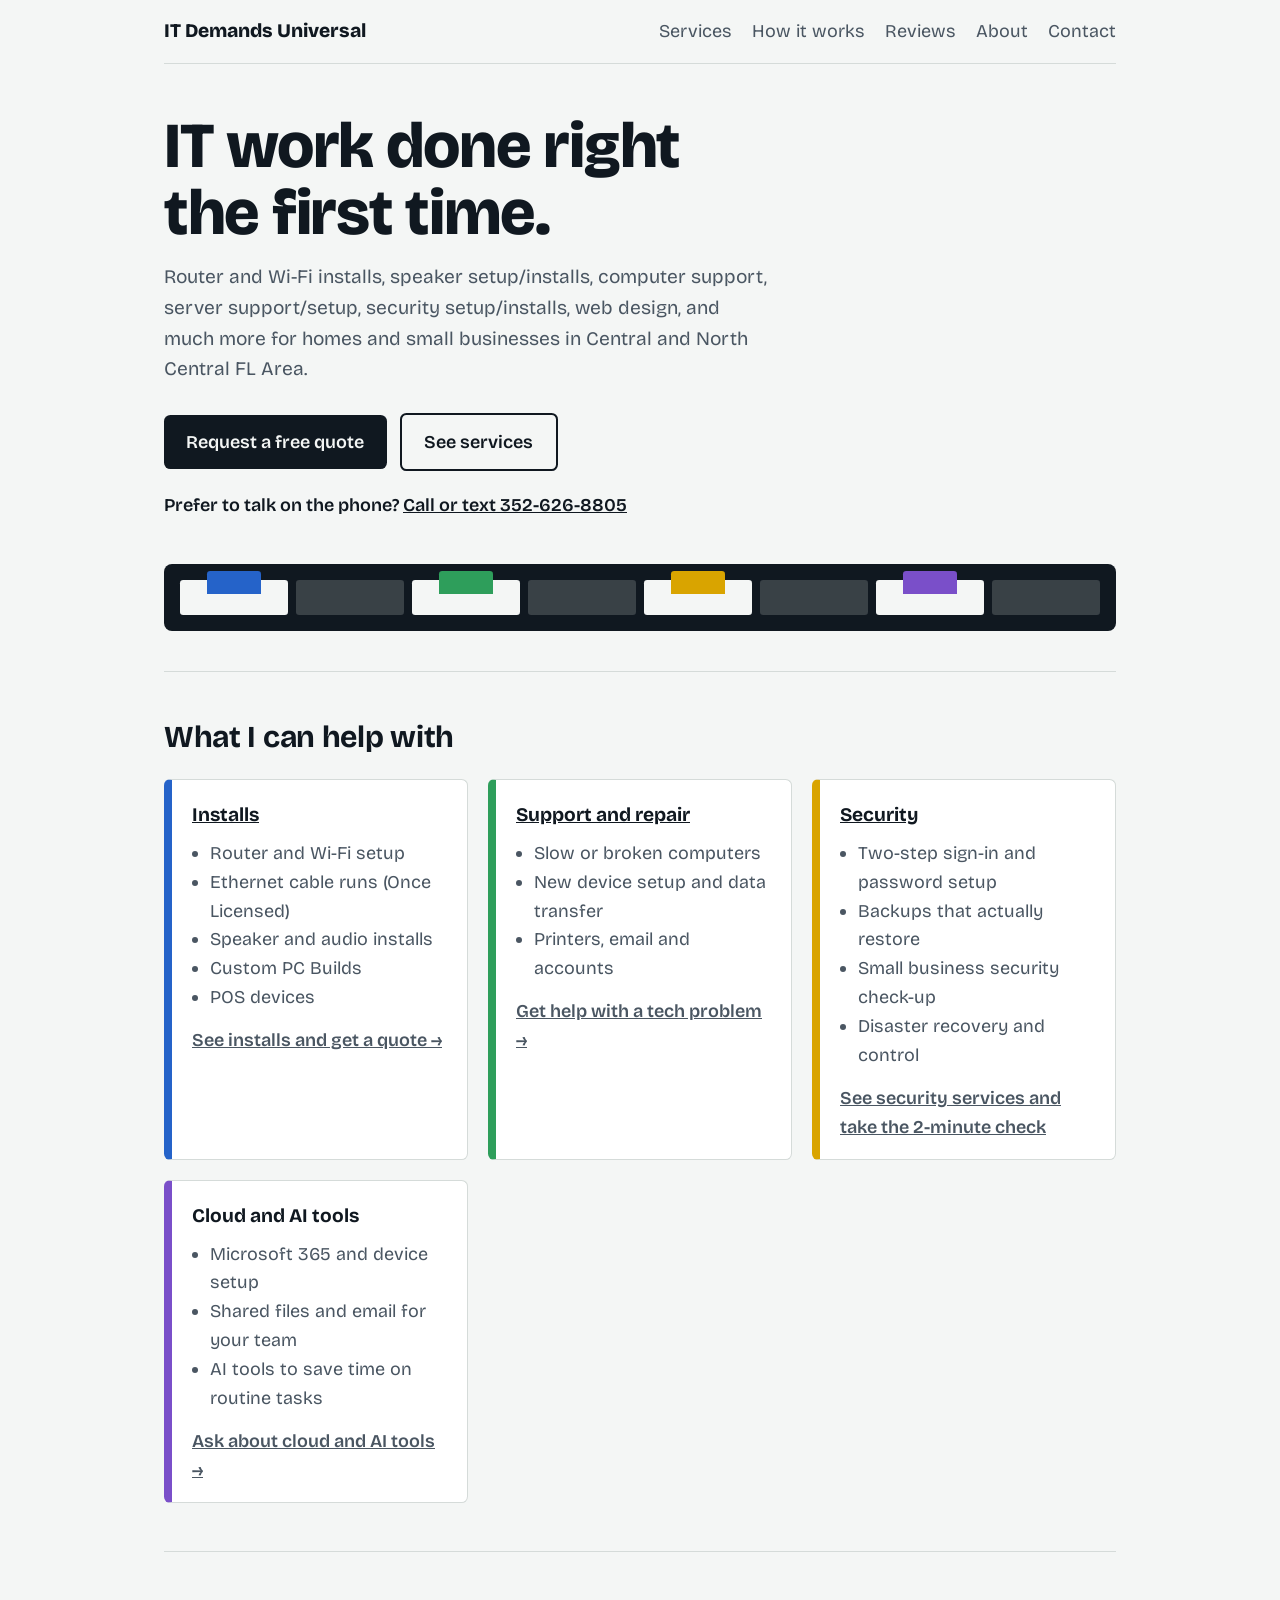
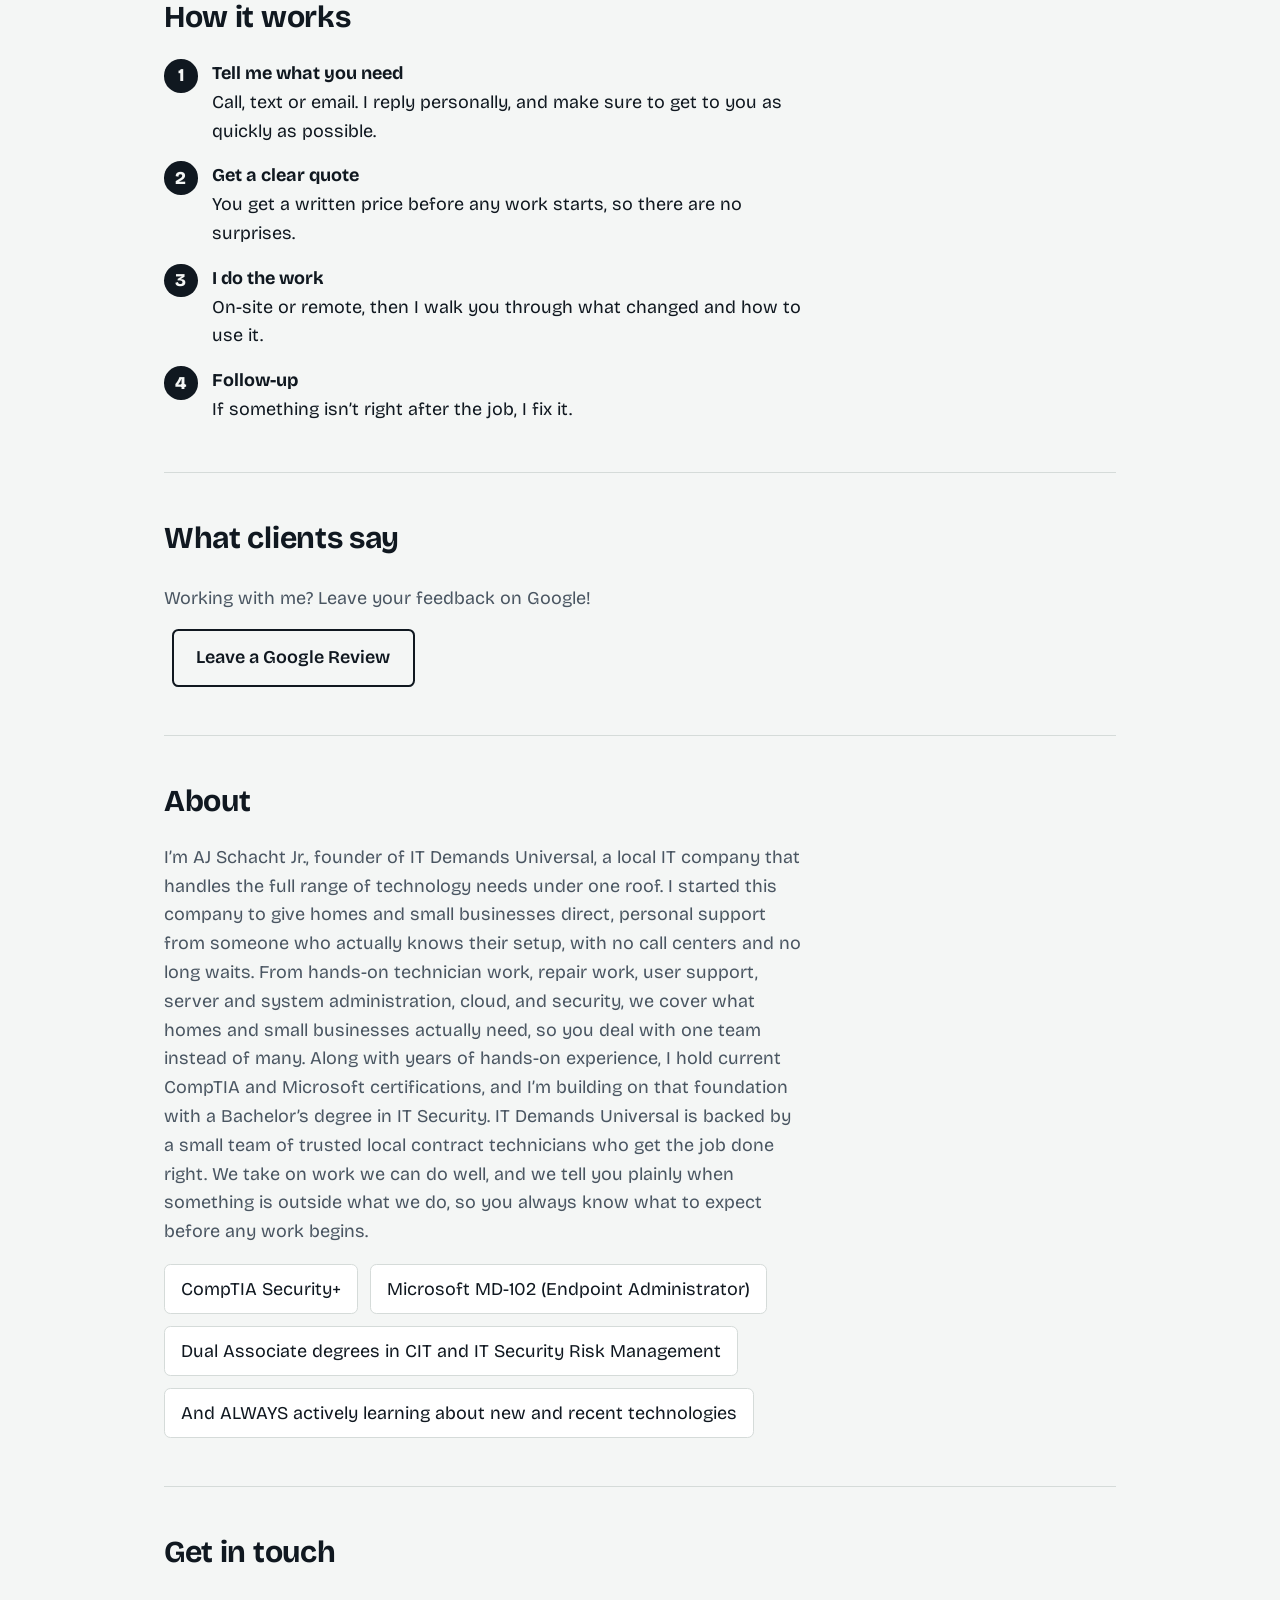
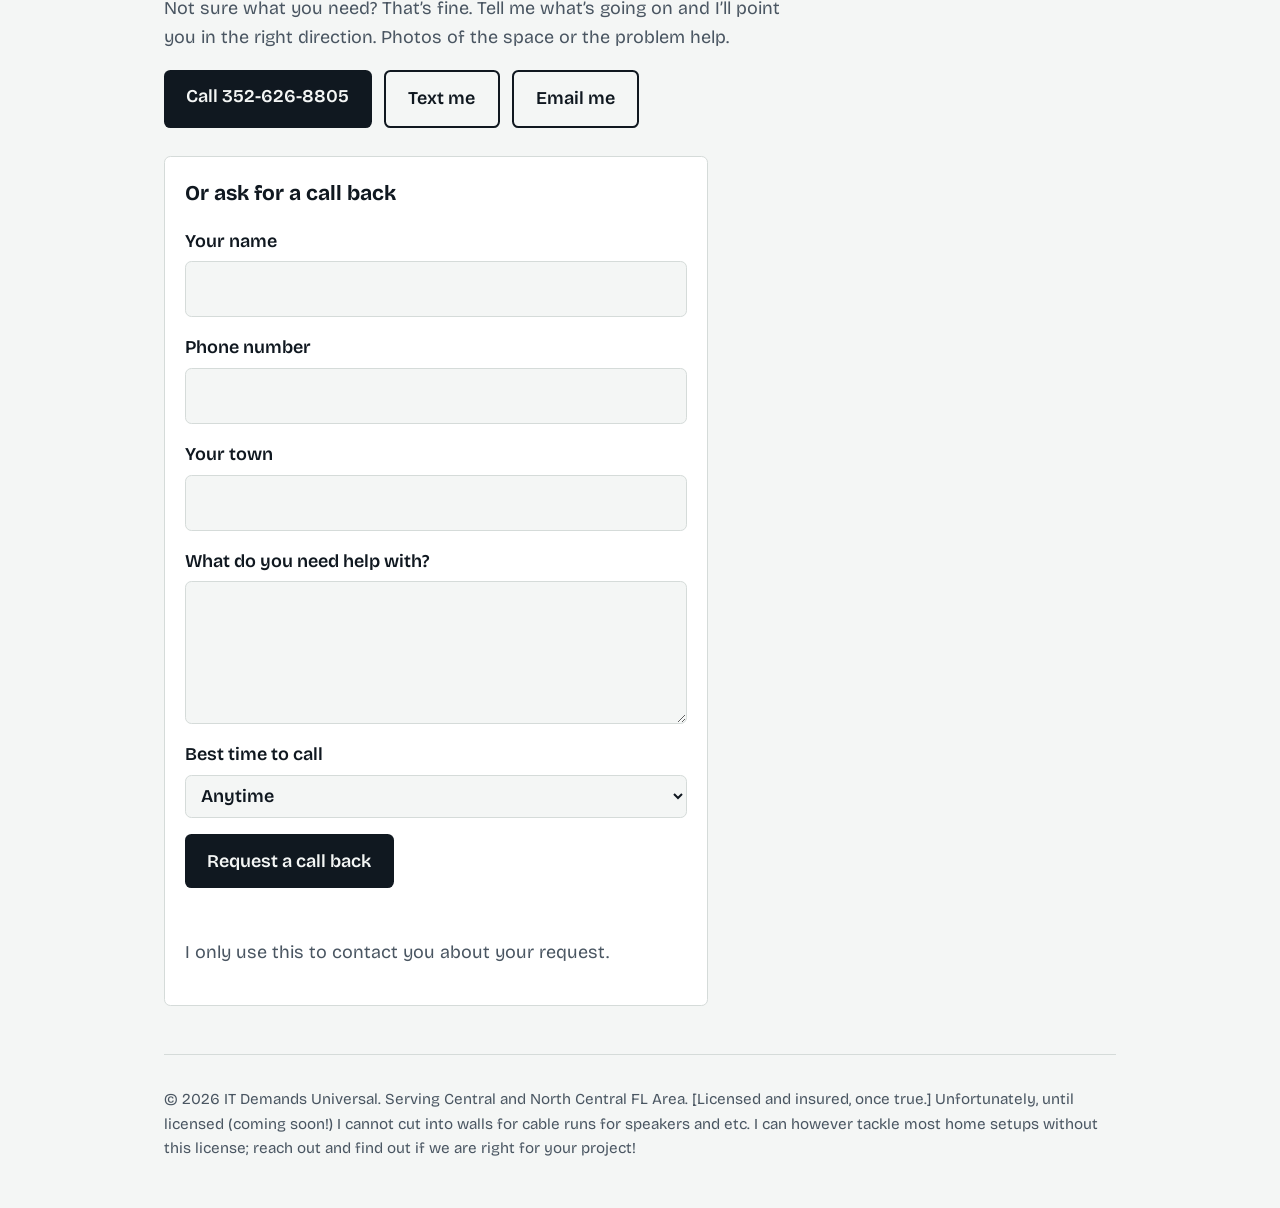
<file: index.html>
<!DOCTYPE html>
<html lang="en">
<head>
<meta charset="utf-8">
<meta name="viewport" content="width=device-width, initial-scale=1">
<title>IT Demands Universal | Local IT installs, Support and Security</title>
<meta name="description" content="Router and Wi-Fi installs, cable runs, speaker setup, computer support and security help for homes and small businesses in Central and North Central FL Area.">
<link rel="icon" type="image/png" sizes="32x32" href="images/favicon.png">
<link rel="apple-touch-icon" sizes="180x180" href="images/favicon.png">
<link rel="preconnect" href="https://fonts.googleapis.com">
<link rel="preconnect" href="https://fonts.gstatic.com" crossorigin>
<link href="https://fonts.googleapis.com/css2?family=Bricolage+Grotesque:opsz,wght@12..96,400;12..96,600;12..96,800&display=swap" rel="stylesheet">
<link rel="stylesheet" href="css/style.css">
</head>
<body>
<div class="wrap">
  <header>
    <a class="brand" href="#top">IT Demands Universal</a>
    <nav><a href="#services">Services</a><a href="#process">How it works</a><a href="#reviews">Reviews</a><a href="#about">About</a><a href="#contact">Contact</a></nav>
  </header>

  <main id="top">
    <div class="hero">
      <h1>IT work done right the first time.</h1>
      <p class="lead">Router and Wi-Fi installs, speaker setup/installs, computer support, server support/setup, security setup/installs, web design, and much more for homes and small businesses in Central and North Central FL Area.</p>
      <a class="btn" href="#contact">Request a free quote</a>
      <a class="btn alt" href="#services">See services</a>
      <p class="phoneline">Prefer to talk on the phone? <a href="tel:+13526268805">Call or text 352-626-8805</a></p>
      <div class="panel" aria-hidden="true">
        <div class="port on" style="--c:var(--blue)"></div><div class="port"></div>
        <div class="port on" style="--c:var(--green)"></div><div class="port"></div>
        <div class="port on" style="--c:var(--yellow)"></div><div class="port"></div>
        <div class="port on" style="--c:var(--purple)"></div><div class="port"></div>
      </div>
    </div>

    <section id="services">
      <h2>What I can help with</h2>
      <div class="grid">
        <div class="card" style="--c:var(--blue)">
          <h3><a href="installs.html">Installs</a></h3>
          <ul><li>Router and Wi-Fi setup</li><li>Ethernet cable runs (Once Licensed)</li><li>Speaker and audio installs</li><li>Custom PC Builds</li><li>POS devices</li></ul>
          <p class="more"><a href="installs.html">See installs and get a quote →</a></p>
        </div>
        <div class="card" style="--c:var(--green)">
          <h3><a href="support.html">Support and repair</a></h3>
          <ul><li>Slow or broken computers</li><li>New device setup and data transfer</li><li>Printers, email and accounts</li></ul>
          <p class="more"><a href="support.html">Get help with a tech problem →</a></p>
        </div>
        <div class="card" style="--c:var(--yellow)">
          <h3><a href="security.html">Security</a></h3>
          <ul><li>Two-step sign-in and password setup</li><li>Backups that actually restore</li><li>Small business security check-up</li><li>Disaster recovery and control</li></ul>
          <p class="more"><a href="security.html">See security services and take the 2-minute check</a></p>
        </div>
        <div class="card" style="--c:var(--purple)">
          <h3>Cloud and AI tools</h3>
          <ul><li>Microsoft 365 and device setup</li><li>Shared files and email for your team</li><li>AI tools to save time on routine tasks</li></ul>
          <p class="more"><a href="#contact">Ask about cloud and AI tools →</a></p>
        </div>
      </div>
    </section>

    <section id="process">
      <h2>How it works</h2>
      <ol class="steps">
        <li><strong>Tell me what you need</strong>Call, text or email. I reply personally, and make sure to get to you as quickly as possible.</li>
        <li><strong>Get a clear quote</strong>You get a written price before any work starts, so there are no surprises.</li>
        <li><strong>I do the work</strong>On-site or remote, then I walk you through what changed and how to use it.</li>
        <li><strong>Follow-up</strong>If something isn’t right after the job, I fix it.</li>
      </ol>
    </section>
    
    <section id="reviews">
      <h2>What clients say</h2>
      
      <!-- Live Google Reviews Widget -->
      <div class="sk-ww-google-reviews" data-embed-id="25728217"></div>
      <script src="https://widgets.sociablekit.com/google-reviews/widget.js" defer></script>

      <div style="margin-top: 1.75rem;">
        <p class="note" style="margin-bottom: 1rem;">Working with me? Leave your feedback on Google!</p>
        <a class="btn alt" href="https://g.page/r/CZiF_tdsz-_5EAI/review" target="_blank" rel="noopener">Leave a Google Review</a>
      </div>
    </section>
    
    <section id="about">
      <h2>About</h2>
      <p class="note">I’m AJ Schacht Jr., founder of IT Demands Universal, a local IT company that handles the full range of technology needs under one roof. I started this company to give homes 
        and small businesses direct, personal support from someone who actually knows their setup, with no call centers and no long waits.   
        From hands-on technician work, repair work, user support, server and system administration, cloud, and security, we cover what homes and small businesses 
        actually need, so you deal with one team instead of many. Along with years of hands-on experience, I hold current CompTIA and Microsoft certifications, and I’m building on that foundation with a Bachelor’s
        degree in IT Security. IT Demands Universal is backed by a small team of trusted local contract technicians who get the job done right. We take on work we can do well, and we tell you plainly when something is outside what we do, so you always know what to expect before any work begins.</p>
      <ul class="creds">
        <li>CompTIA Security+</li>
        <li>Microsoft MD-102 (Endpoint Administrator)</li>
        <li>Dual Associate degrees in CIT and IT Security Risk Management</li>
        <li>And ALWAYS actively learning about new and recent technologies</li>
      </ul>
    </section>

    <section id="contact">
      <h2>Get in touch</h2>
      <p class="note">Not sure what you need? That’s fine. Tell me what’s going on and I’ll point you in the right direction. Photos of the space or the problem help.</p>
      <p class="reach"><a class="btn" href="tel:+13526268805">Call 352-626-8805</a><a class="btn alt" href="sms:+13526268805">Text me</a><a class="btn alt" href="mailto:itdemandsuniversal@gmail.com?subject=Quote%20request">Email me</a></p>
      <form id="request" class="req" data-topic="Home">
        <h3>Or ask for a call back</h3>
        <label>Your name<input name="name" autocomplete="name" required></label>
        <label>Phone number<input name="phone" type="tel" autocomplete="tel" required></label>
        <label>Your town<input name="town" autocomplete="address-level2"></label>
        <label>What do you need help with?<textarea name="message" rows="4"></textarea></label>
        <label>Best time to call<select name="time"><option>Anytime</option><option>Morning</option><option>Afternoon</option><option>Evening</option></select></label>
        <input class="hp" type="text" name="_gotcha" tabindex="-1" autocomplete="off" aria-hidden="true">
        <button class="btn" type="submit">Request a call back</button>
        <p class="status" role="status" aria-live="polite"></p>
        <p class="note">I only use this to contact you about your request.</p>
      </form>
    </section>
  </main>

  <footer>© <span id="y"></span> IT Demands Universal. Serving Central and North Central FL Area. [Licensed and insured, once true.] Unfortunately, until licensed (coming soon!) I cannot cut into walls for cable runs for speakers and etc. I can however tackle most home setups without this license;
    reach out and find out if we are right for your project! </footer>
</div>
<div class="callbar"><a href="tel:+13526268805">Call or text</a><a href="#contact">Request a call back</a></div>
<script src="js/main.js" defer></script>
<script src="js/contact.js" defer></script>
</body>
</html>
</file>
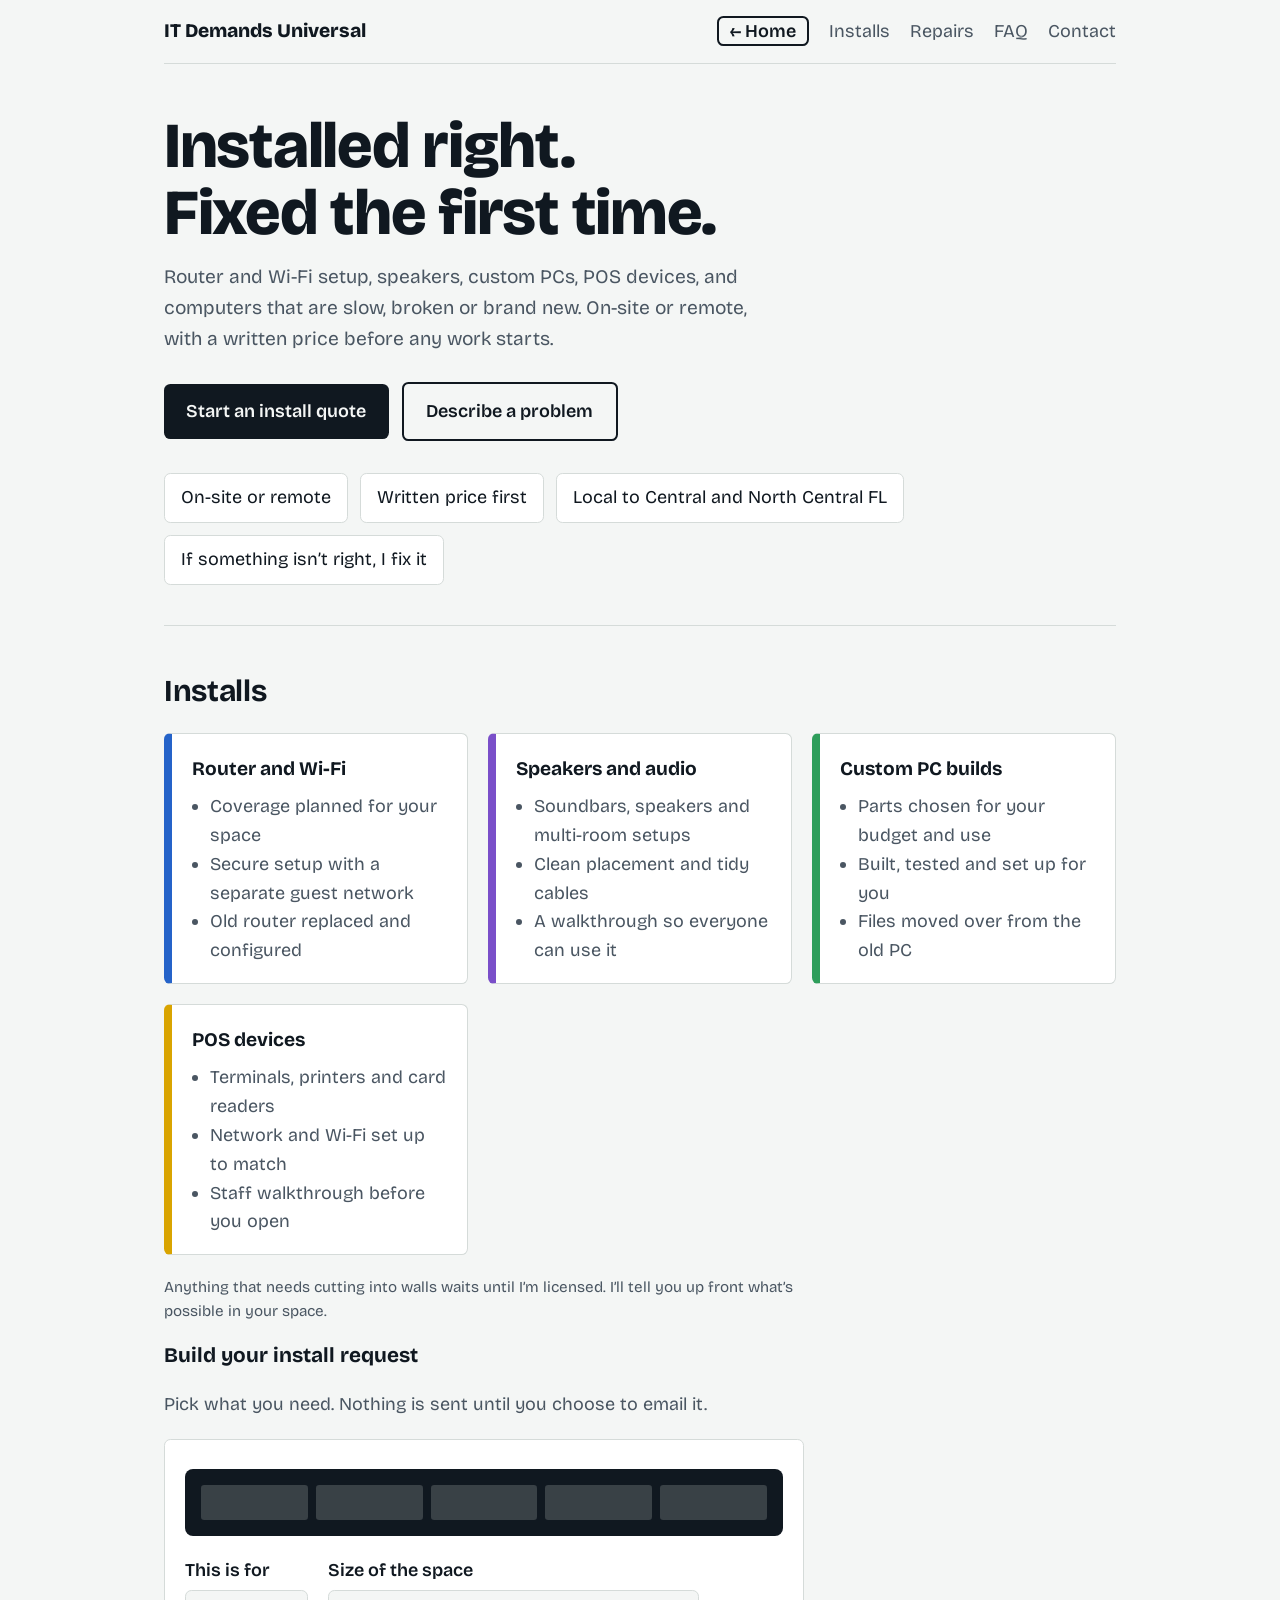
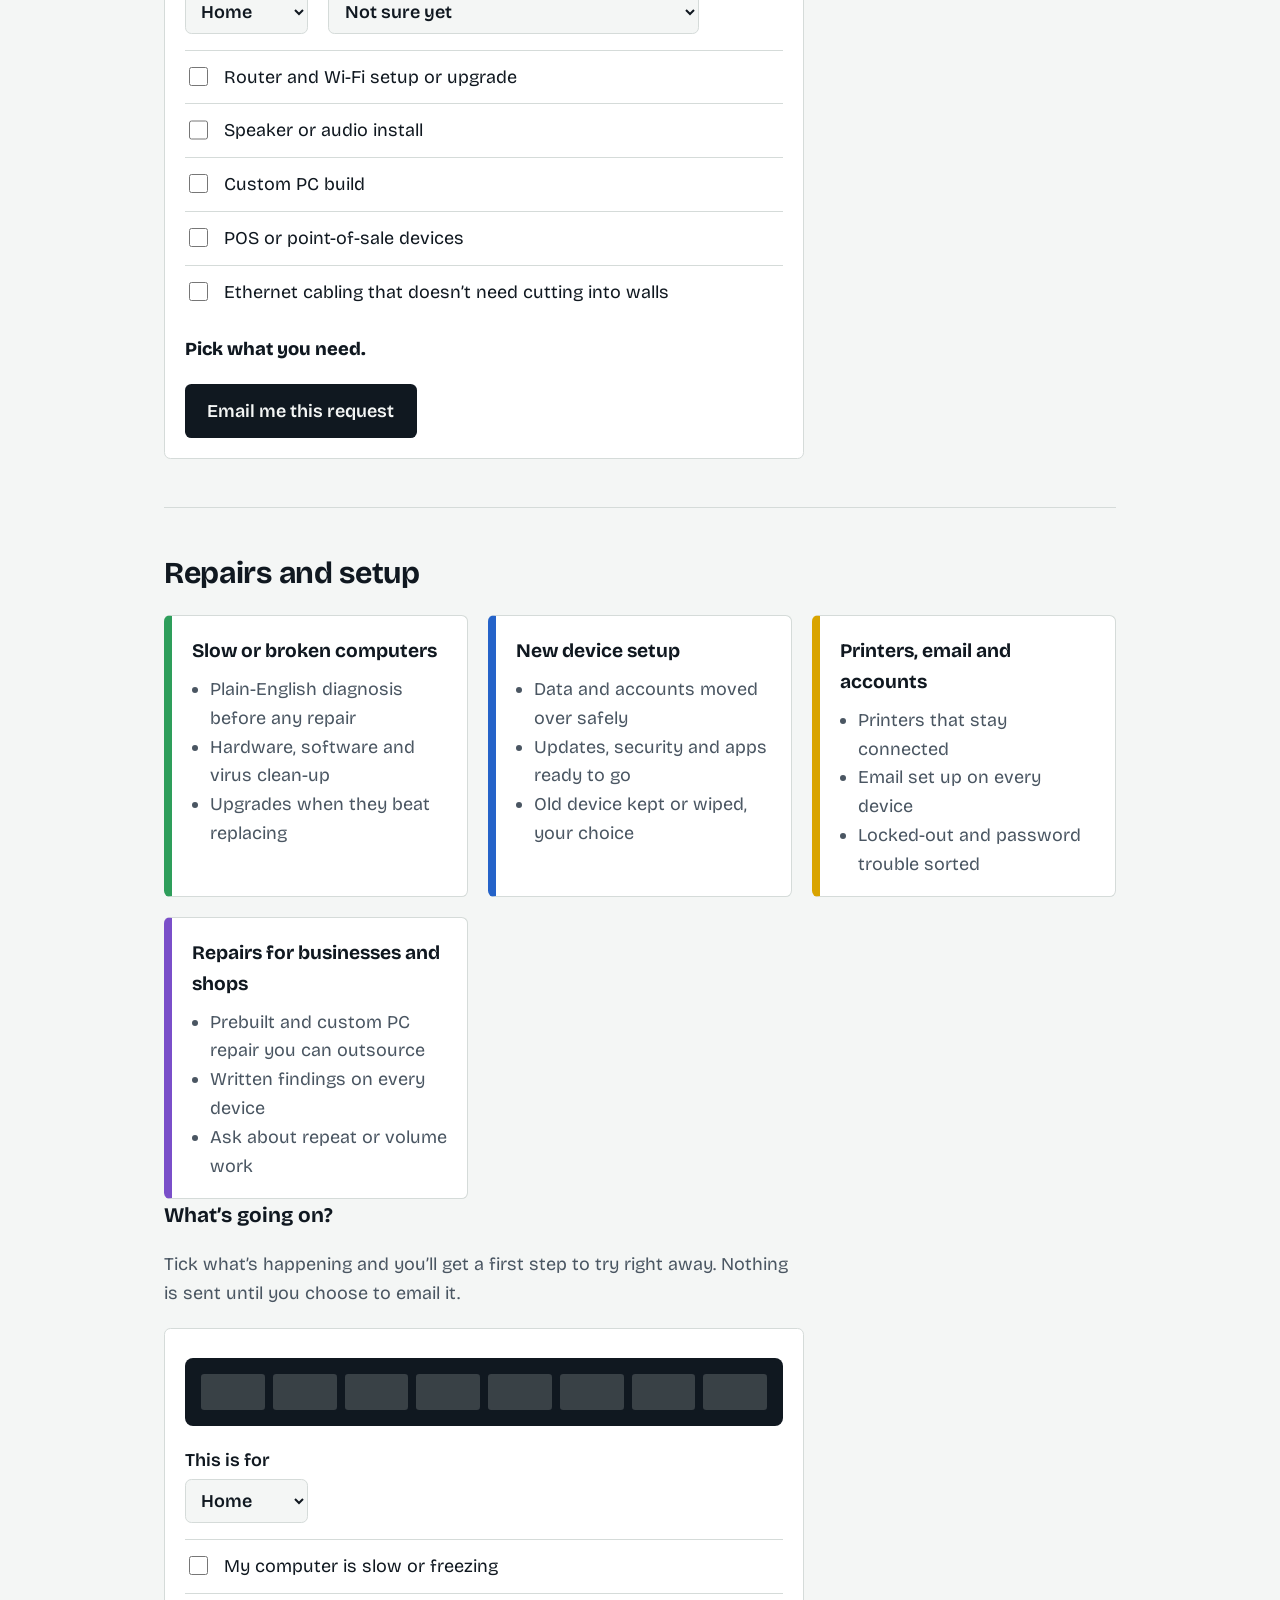
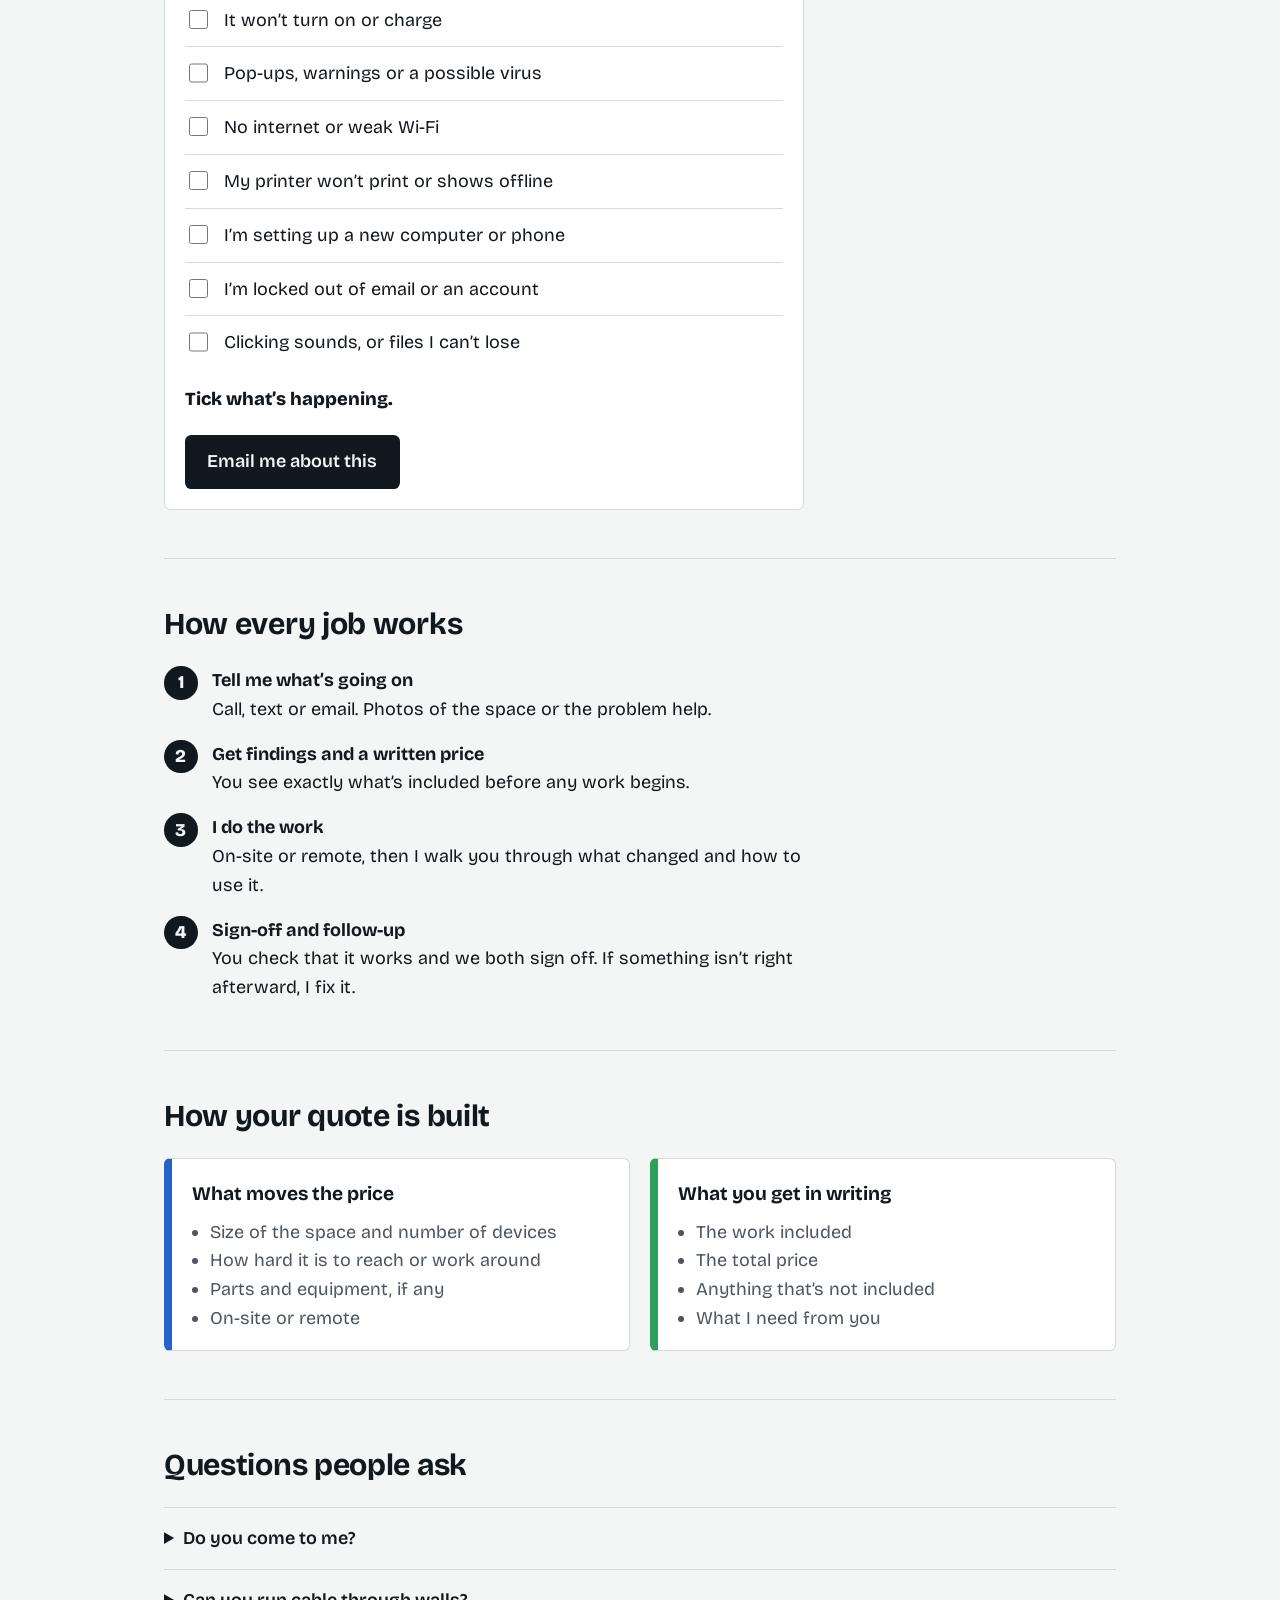
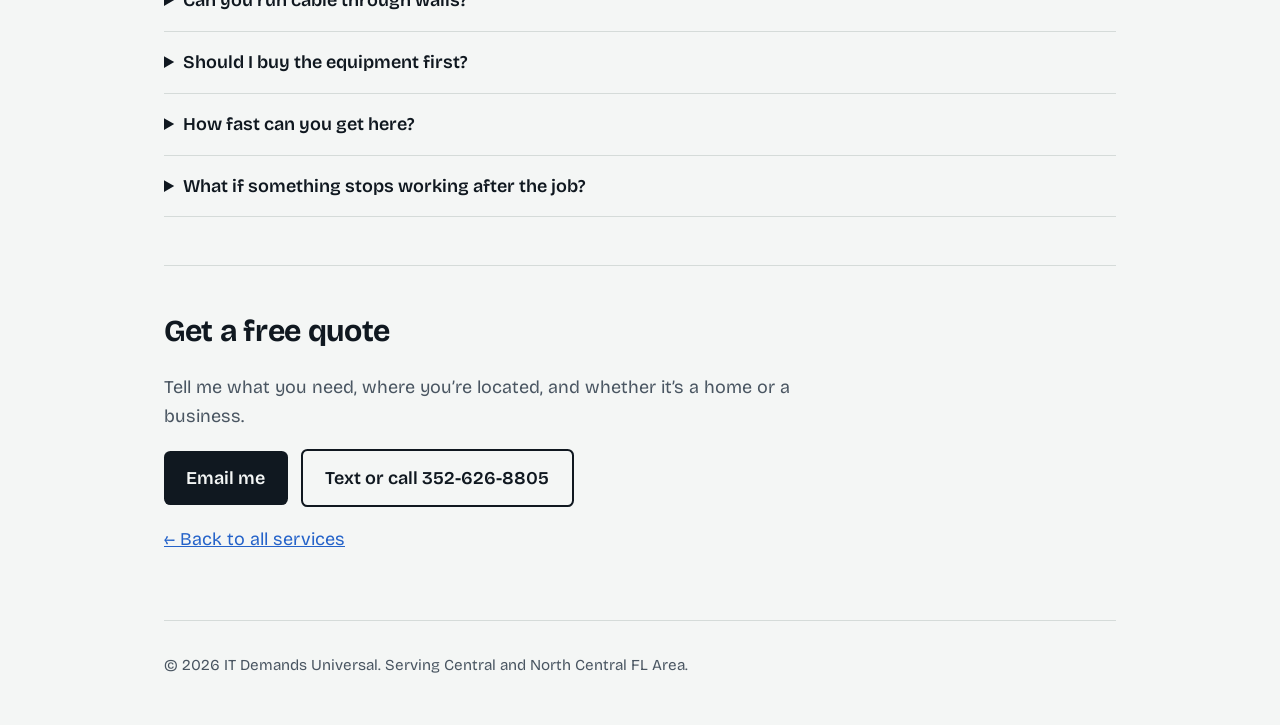
<file: installs-repairs.html>
<!DOCTYPE html>
<html lang="en">
<head>
<meta charset="utf-8">
<meta name="viewport" content="width=device-width, initial-scale=1">
<title>Installs and Repairs for Homes and Small Businesses | IT Demands Universal</title>
<meta name="description" content="On-site or remote router and Wi-Fi installs, speaker setup, custom PC builds, POS devices, computer repair, new device setup and printer help in Central and North Central FL.">
<link rel="icon" type="image/png" sizes="32x32" href="images/favicon.png">
<link rel="apple-touch-icon" sizes="180x180" href="images/favicon.png">
<link rel="preconnect" href="https://fonts.googleapis.com">
<link rel="preconnect" href="https://fonts.gstatic.com" crossorigin>
<link href="https://fonts.googleapis.com/css2?family=Bricolage+Grotesque:opsz,wght@12..96,400;12..96,600;12..96,800&display=swap" rel="stylesheet">
<link rel="stylesheet" href="css/style.css">
</head>
<body>
<div class="wrap">
  <header>
    <a class="brand" href="index.html">IT Demands Universal</a>
    <nav><a class="back" href="index.html">← Home</a><a href="#installs">Installs</a><a href="#repairs">Repairs</a><a href="#faq">FAQ</a><a href="#contact">Contact</a></nav>
  </header>

  <main id="top">
    <div class="hero">
      <h1>Installed right. Fixed the first time.</h1>
      <p class="lead">Router and Wi-Fi setup, speakers, custom PCs, POS devices, and computers that are slow, broken or brand new. On-site or remote, with a written price before any work starts.</p>
      <a class="btn" href="#installs">Start an install quote</a>
      <a class="btn alt" href="#repairs">Describe a problem</a>
      <ul class="creds">
        <li>On-site or remote</li>
        <li>Written price first</li>
        <li>Local to Central and North Central FL</li>
        <li>If something isn’t right, I fix it</li>
      </ul>
    </div>

    <section id="installs">
      <h2>Installs</h2>
      <div class="grid">
        <div class="card" style="--c:var(--blue)">
          <h3>Router and Wi-Fi</h3>
          <ul><li>Coverage planned for your space</li><li>Secure setup with a separate guest network</li><li>Old router replaced and configured</li></ul>
        </div>
        <div class="card" style="--c:var(--purple)">
          <h3>Speakers and audio</h3>
          <ul><li>Soundbars, speakers and multi-room setups</li><li>Clean placement and tidy cables</li><li>A walkthrough so everyone can use it</li></ul>
        </div>
        <div class="card" style="--c:var(--green)">
          <h3>Custom PC builds</h3>
          <ul><li>Parts chosen for your budget and use</li><li>Built, tested and set up for you</li><li>Files moved over from the old PC</li></ul>
        </div>
        <div class="card" style="--c:var(--yellow)">
          <h3>POS devices</h3>
          <ul><li>Terminals, printers and card readers</li><li>Network and Wi-Fi set up to match</li><li>Staff walkthrough before you open</li></ul>
        </div>
      </div>
      <p class="note src">Anything that needs cutting into walls waits until I’m licensed. I’ll tell you up front what’s possible in your space.</p>

      <h3 class="sub">Build your install request</h3>
      <p class="note">Pick what you need. Nothing is sent until you choose to email it.</p>
      <form id="install" class="check" onsubmit="return false">
        <div class="panel" style="--n:5" aria-hidden="true">
          <div class="port" style="--c:var(--blue)"></div><div class="port" style="--c:var(--purple)"></div><div class="port" style="--c:var(--green)"></div><div class="port" style="--c:var(--yellow)"></div><div class="port" style="--c:var(--blue)"></div>
        </div>
        <div class="row">
          <label>This is for<select data-label="For"><option>Home</option><option>Business</option></select></label>
          <label>Size of the space<select data-label="Size"><option>Not sure yet</option><option>Small (apartment or one room)</option><option>Medium (typical home or small office)</option><option>Large (multi-floor or several rooms)</option></select></label>
        </div>
        <label class="q"><input type="checkbox"><span>Router and Wi-Fi setup or upgrade</span></label>
        <label class="q"><input type="checkbox"><span>Speaker or audio install</span></label>
        <label class="q"><input type="checkbox"><span>Custom PC build</span></label>
        <label class="q"><input type="checkbox"><span>POS or point-of-sale devices</span></label>
        <label class="q"><input type="checkbox"><span>Ethernet cabling that doesn’t need cutting into walls</span></label>
        <p class="res" aria-live="polite">Pick what you need.</p>
        <p class="tips note"></p>
        <a class="btn send" href="mailto:itdemandsuniversal@gmail.com?subject=Install%20quote%20request">Email me this request</a>
      </form>
    </section>

    <section id="repairs">
      <h2>Repairs and setup</h2>
      <div class="grid">
        <div class="card" style="--c:var(--green)">
          <h3>Slow or broken computers</h3>
          <ul><li>Plain-English diagnosis before any repair</li><li>Hardware, software and virus clean-up</li><li>Upgrades when they beat replacing</li></ul>
        </div>
        <div class="card" style="--c:var(--blue)">
          <h3>New device setup</h3>
          <ul><li>Data and accounts moved over safely</li><li>Updates, security and apps ready to go</li><li>Old device kept or wiped, your choice</li></ul>
        </div>
        <div class="card" style="--c:var(--yellow)">
          <h3>Printers, email and accounts</h3>
          <ul><li>Printers that stay connected</li><li>Email set up on every device</li><li>Locked-out and password trouble sorted</li></ul>
        </div>
        <div class="card" style="--c:var(--purple)">
          <h3>Repairs for businesses and shops</h3>
          <ul><li>Prebuilt and custom PC repair you can outsource</li><li>Written findings on every device</li><li>Ask about repeat or volume work</li></ul>
        </div>
      </div>

      <h3 class="sub">What’s going on?</h3>
      <p class="note">Tick what’s happening and you’ll get a first step to try right away. Nothing is sent until you choose to email it.</p>
      <form id="triage" class="check" onsubmit="return false">
        <div class="panel" style="--n:8" aria-hidden="true">
          <div class="port" style="--c:var(--green)"></div><div class="port" style="--c:var(--blue)"></div><div class="port" style="--c:var(--yellow)"></div><div class="port" style="--c:var(--purple)"></div><div class="port" style="--c:var(--green)"></div><div class="port" style="--c:var(--blue)"></div><div class="port" style="--c:var(--yellow)"></div><div class="port" style="--c:var(--purple)"></div>
        </div>
        <div class="row">
          <label>This is for<select data-label="For"><option>Home</option><option>Business</option></select></label>
        </div>
        <label class="q"><input type="checkbox" data-tip="Restart it and skip “speed-up” apps, which often make things worse."><span>My computer is slow or freezing</span></label>
        <label class="q"><input type="checkbox" data-tip="Try a different outlet and charger first. If there’s still no sign of life, stop and book a look."><span>It won’t turn on or charge</span></label>
        <label class="q"><input type="checkbox" data-tip="Disconnect from Wi-Fi, don’t call any number on screen, and stay out of your bank accounts until it’s cleaned."><span>Pop-ups, warnings or a possible virus</span></label>
        <label class="q"><input type="checkbox" data-tip="Unplug the modem and router for 30 seconds, then plug the modem back in first. If only one device is affected, the device is the likely cause."><span>No internet or weak Wi-Fi</span></label>
        <label class="q"><input type="checkbox" data-tip="Check the printer is on the same Wi-Fi as your computer, then restart both."><span>My printer won’t print or shows offline</span></label>
        <label class="q"><input type="checkbox" data-tip="Keep the old device until everything has been confirmed on the new one."><span>I’m setting up a new computer or phone</span></label>
        <label class="q"><input type="checkbox" data-tip="Use the provider’s official recovery page only, and ignore anyone offering to get you back in for a fee."><span>I’m locked out of email or an account</span></label>
        <label class="q"><input type="checkbox" data-tip="Power it off. Running a failing drive can make data loss worse."><span>Clicking sounds, or files I can’t lose</span></label>
        <p class="res" aria-live="polite">Tick what’s happening.</p>
        <p class="tips note"></p>
        <a class="btn send" href="mailto:itdemandsuniversal@gmail.com?subject=Repair%20request">Email me about this</a>
      </form>
    </section>

    <section id="process">
      <h2>How every job works</h2>
      <ol class="steps">
        <li><strong>Tell me what’s going on</strong>Call, text or email. Photos of the space or the problem help.</li>
        <li><strong>Get findings and a written price</strong>You see exactly what’s included before any work begins.</li>
        <li><strong>I do the work</strong>On-site or remote, then I walk you through what changed and how to use it.</li>
        <li><strong>Sign-off and follow-up</strong>You check that it works and we both sign off. If something isn’t right afterward, I fix it.</li>
      </ol>
    </section>

    <section id="pricing">
      <h2>How your quote is built</h2>
      <div class="two">
        <div class="card" style="--c:var(--blue)">
          <h3>What moves the price</h3>
          <ul><li>Size of the space and number of devices</li><li>How hard it is to reach or work around</li><li>Parts and equipment, if any</li><li>On-site or remote</li></ul>
        </div>
        <div class="card" style="--c:var(--green)">
          <h3>What you get in writing</h3>
          <ul><li>The work included</li><li>The total price</li><li>Anything that’s not included</li><li>What I need from you</li></ul>
        </div>
      </div>
    </section>

    <section id="faq">
      <h2>Questions people ask</h2>
      <details><summary>Do you come to me?</summary><p>Yes, on-site across Central and North Central FL, or remote when the problem is software. Any travel is included in your written quote.</p></details>
      <details><summary>Can you run cable through walls?</summary><p>Not yet. Anything that needs cutting into walls waits until I’m licensed. I’ll tell you up front what I can do in your space.</p></details>
      <details><summary>Should I buy the equipment first?</summary><p>Ask me first. I can recommend exact models for your space and budget so you don’t buy the wrong thing.</p></details>
      <details><summary>How fast can you get here?</summary><p>I reply personally and get to you as quickly as I can. Tell me if it’s urgent.</p></details>
      <details><summary>What if something stops working after the job?</summary><p>Tell me and I fix it.</p></details>
    </section>

    <section id="contact">
      <h2>Get a free quote</h2>
      <p class="note">Tell me what you need, where you’re located, and whether it’s a home or a business.</p>
      <p><a class="btn" href="mailto:itdemandsuniversal@gmail.com?subject=Quote%20request">Email me</a>
         <a class="btn alt" href="tel:+13526268805">Text or call 352-626-8805</a></p>
      <p class="note"><a href="index.html#services">← Back to all services</a></p>
    </section>
  </main>

  <footer>© <span id="y"></span> IT Demands Universal. Serving Central and North Central FL Area.</footer>
</div>
<div class="callbar"><a href="tel:+13526268805">Call or text</a><a href="mailto:itdemandsuniversal@gmail.com?subject=Quote%20request">Get a free quote</a></div>
<script src="js/main.js" defer></script>
<script src="js/installs.js" defer></script>
</body>
</html>
</file>
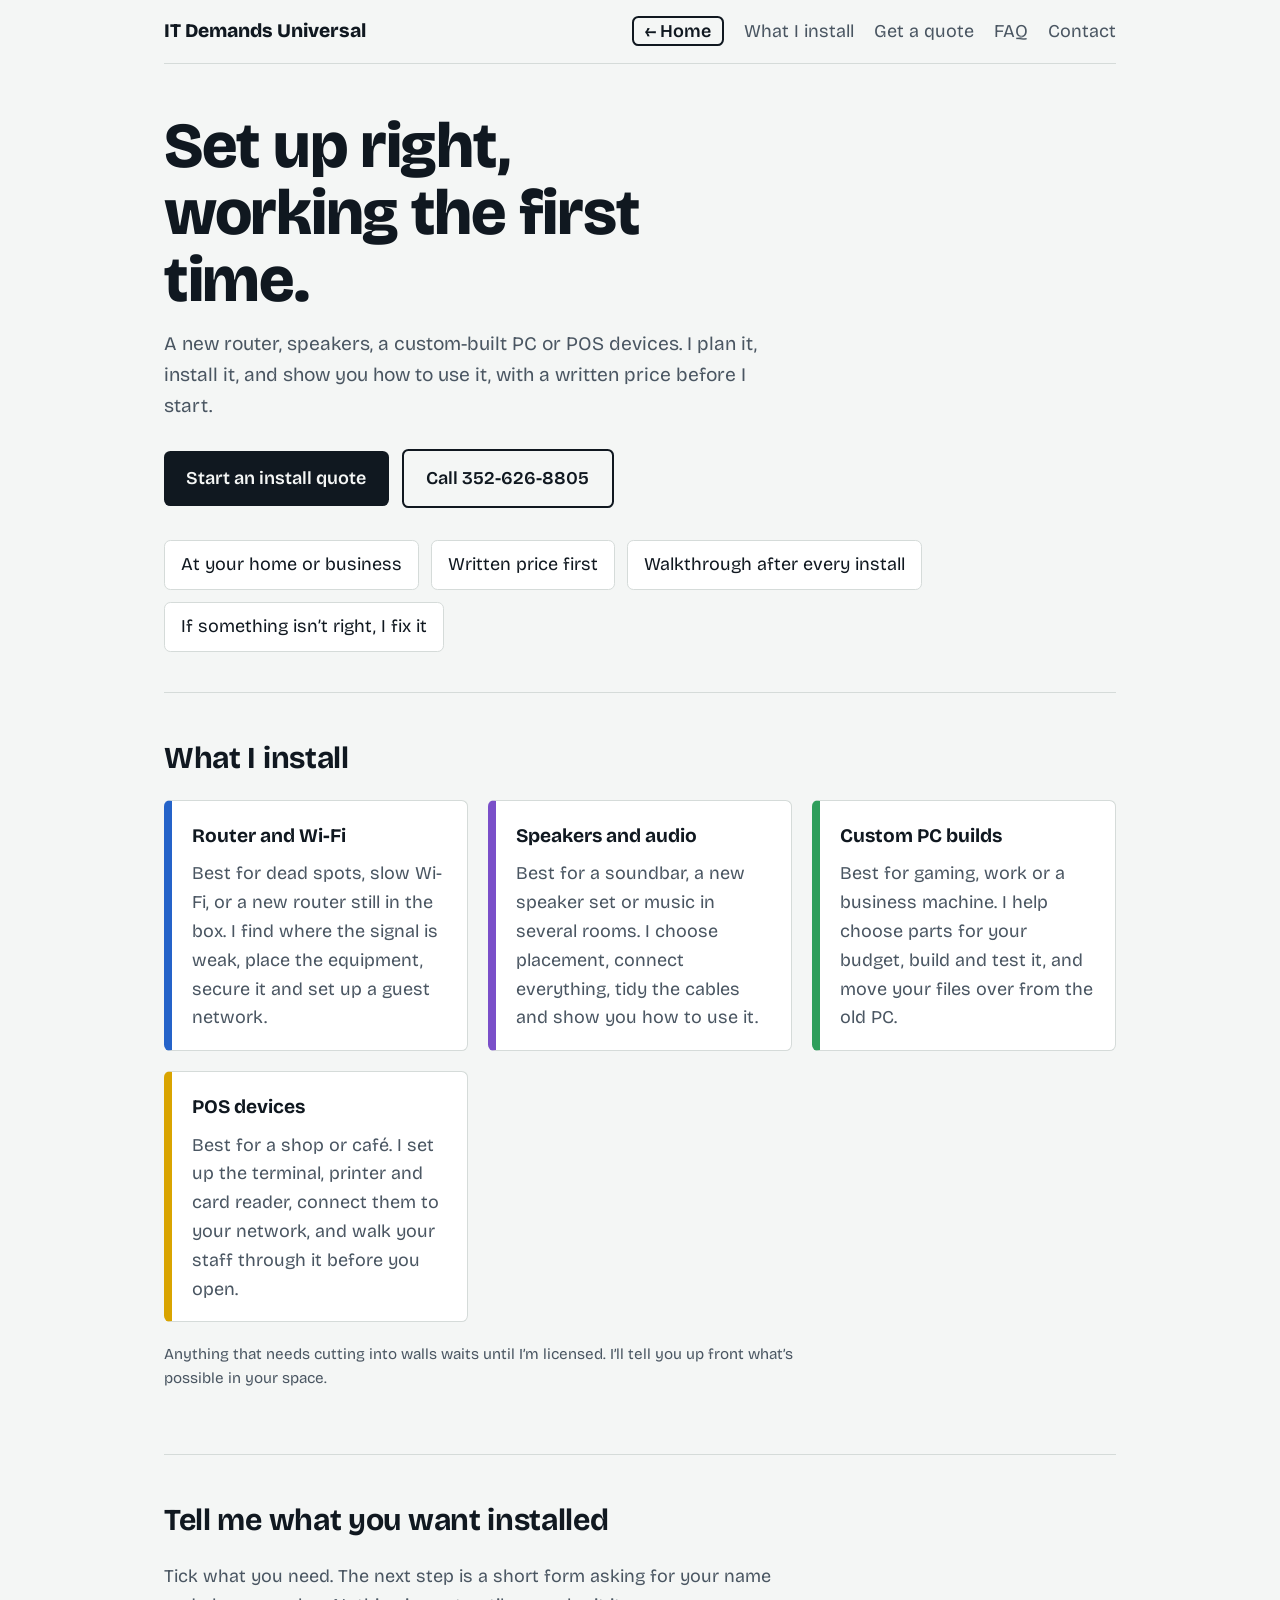
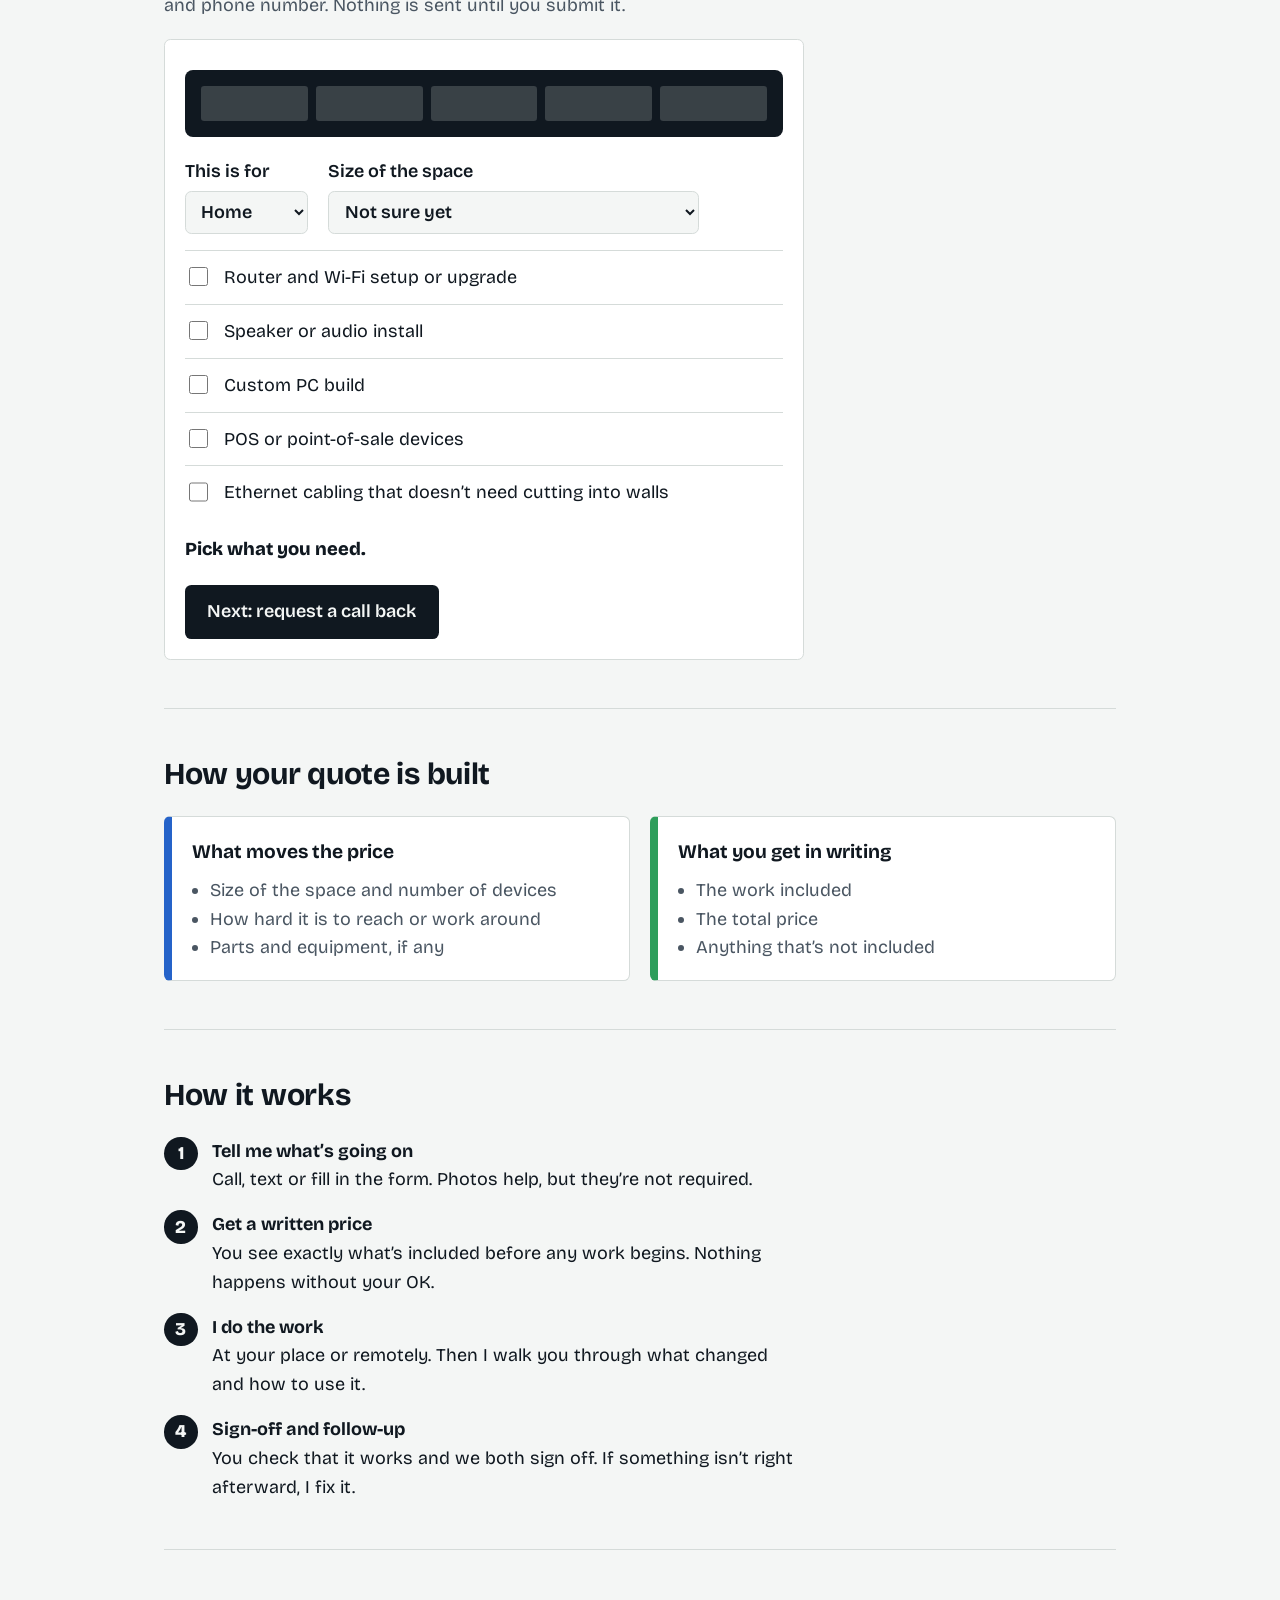
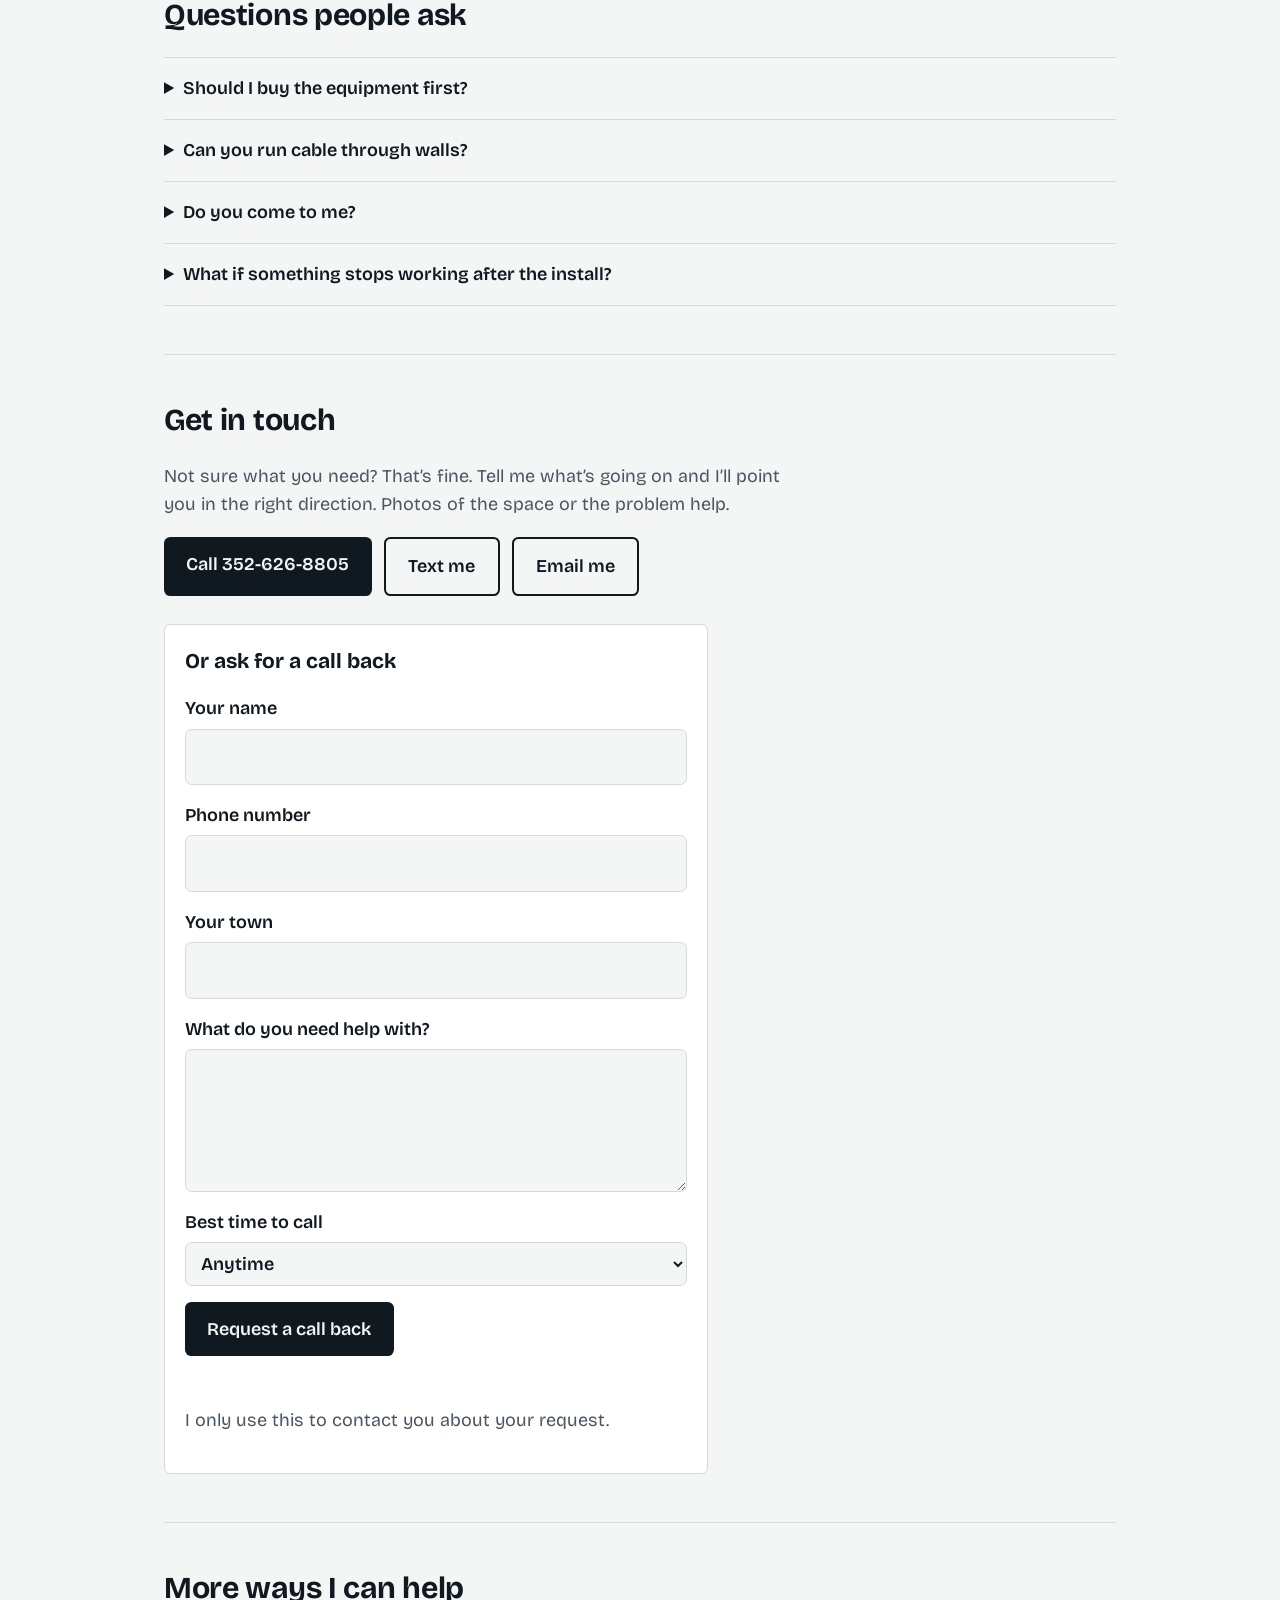
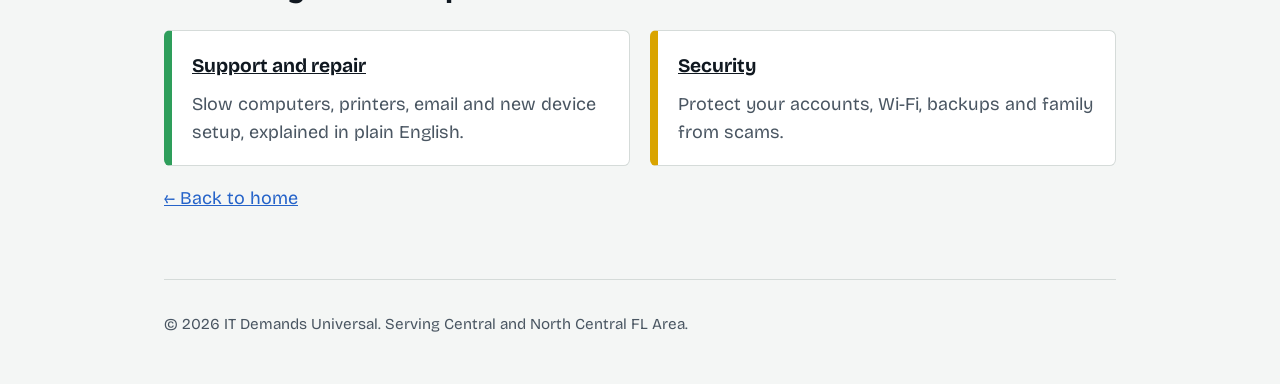
<file: installs.html>
<!DOCTYPE html>
<html lang="en">
<head>
<meta charset="utf-8">
<meta name="viewport" content="width=device-width, initial-scale=1">
<title>Installs for Homes and Small Businesses | IT Demands Universal</title>
<meta name="description" content="On-site router and Wi-Fi installs, speaker setup, custom PC builds and POS devices in Central and North Central FL, with a written price before work starts.">
<link rel="icon" type="image/png" sizes="32x32" href="images/favicon.png">
<link rel="apple-touch-icon" sizes="180x180" href="images/favicon.png">
<link rel="preconnect" href="https://fonts.googleapis.com">
<link rel="preconnect" href="https://fonts.gstatic.com" crossorigin>
<link href="https://fonts.googleapis.com/css2?family=Bricolage+Grotesque:opsz,wght@12..96,400;12..96,600;12..96,800&display=swap" rel="stylesheet">
<link rel="stylesheet" href="css/style.css">
</head>
<body>
<div class="wrap">
  <header>
    <a class="brand" href="index.html">IT Demands Universal</a>
    <nav><a class="back" href="index.html">← Home</a><a href="#what">What I install</a><a href="#quote">Get a quote</a><a href="#faq">FAQ</a><a href="#contact">Contact</a></nav>
  </header>

  <main id="top">
    <div class="hero">
      <h1>Set up right, working the first time.</h1>
      <p class="lead">A new router, speakers, a custom-built PC or POS devices. I plan it, install it, and show you how to use it, with a written price before I start.</p>
      <a class="btn" href="#quote">Start an install quote</a>
      <a class="btn alt" href="tel:+13526268805">Call 352-626-8805</a>
      <ul class="creds"><li>At your home or business</li><li>Written price first</li><li>Walkthrough after every install</li><li>If something isn’t right, I fix it</li></ul>
    </div>

    <section id="what">
      <h2>What I install</h2>
      <div class="grid">
        <div class="card" style="--c:var(--blue)"><h3>Router and Wi-Fi</h3><p>Best for dead spots, slow Wi-Fi, or a new router still in the box. I find where the signal is weak, place the equipment, secure it and set up a guest network.</p></div>
        <div class="card" style="--c:var(--purple)"><h3>Speakers and audio</h3><p>Best for a soundbar, a new speaker set or music in several rooms. I choose placement, connect everything, tidy the cables and show you how to use it.</p></div>
        <div class="card" style="--c:var(--green)"><h3>Custom PC builds</h3><p>Best for gaming, work or a business machine. I help choose parts for your budget, build and test it, and move your files over from the old PC.</p></div>
        <div class="card" style="--c:var(--yellow)"><h3>POS devices</h3><p>Best for a shop or café. I set up the terminal, printer and card reader, connect them to your network, and walk your staff through it before you open.</p></div>
      </div>
      <p class="note src">Anything that needs cutting into walls waits until I’m licensed. I’ll tell you up front what’s possible in your space.</p>
    </section>

    <section id="quote">
      <h2>Tell me what you want installed</h2>
      <p class="note">Tick what you need. The next step is a short form asking for your name and phone number. Nothing is sent until you submit it.</p>
      <form id="install" class="check" onsubmit="return false">
        <div class="panel" style="--n:5" aria-hidden="true"><div class="port" style="--c:var(--blue)"></div><div class="port" style="--c:var(--green)"></div><div class="port" style="--c:var(--yellow)"></div><div class="port" style="--c:var(--purple)"></div><div class="port" style="--c:var(--blue)"></div></div>
        <div class="row">
          <label>This is for<select data-label="For"><option>Home</option><option>Business</option></select></label>
          <label>Size of the space<select data-label="Size"><option>Not sure yet</option><option>Small (apartment or one room)</option><option>Medium (typical home or small office)</option><option>Large (multi-floor or several rooms)</option></select></label>
        </div>
        <label class="q"><input type="checkbox"><span>Router and Wi-Fi setup or upgrade</span></label>
        <label class="q"><input type="checkbox"><span>Speaker or audio install</span></label>
        <label class="q"><input type="checkbox"><span>Custom PC build</span></label>
        <label class="q"><input type="checkbox"><span>POS or point-of-sale devices</span></label>
        <label class="q"><input type="checkbox"><span>Ethernet cabling that doesn’t need cutting into walls</span></label>
        <p class="res" aria-live="polite">Pick what you need.</p>
        <p class="tips note"></p>
        <a class="btn send" href="#contact">Next: request a call back</a>
      </form>
    </section>

    <section id="pricing">
      <h2>How your quote is built</h2>
      <div class="two">
        <div class="card" style="--c:var(--blue)"><h3>What moves the price</h3><ul><li>Size of the space and number of devices</li><li>How hard it is to reach or work around</li><li>Parts and equipment, if any</li></ul></div>
        <div class="card" style="--c:var(--green)"><h3>What you get in writing</h3><ul><li>The work included</li><li>The total price</li><li>Anything that’s not included</li></ul></div>
      </div>
    </section>

    <section id="process">
      <h2>How it works</h2>
      <ol class="steps">
        <li><strong>Tell me what’s going on</strong>Call, text or fill in the form. Photos help, but they’re not required.</li>
        <li><strong>Get a written price</strong>You see exactly what’s included before any work begins. Nothing happens without your OK.</li>
        <li><strong>I do the work</strong>At your place or remotely. Then I walk you through what changed and how to use it.</li>
        <li><strong>Sign-off and follow-up</strong>You check that it works and we both sign off. If something isn’t right afterward, I fix it.</li>
      </ol>
    </section>

    <section id="faq">
      <h2>Questions people ask</h2>
      <details><summary>Should I buy the equipment first?</summary><p>Ask me first. I can recommend exact models for your space and budget so you don’t buy the wrong thing.</p></details>
      <details><summary>Can you run cable through walls?</summary><p>Not yet. Anything that needs cutting into walls waits until I’m licensed. I’ll tell you up front what I can do in your space.</p></details>
      <details><summary>Do you come to me?</summary><p>Yes, across Central and North Central FL. Any travel is included in your written quote.</p></details>
      <details><summary>What if something stops working after the install?</summary><p>Tell me and I fix it.</p></details>
    </section>

    <section id="contact">
      <h2>Get in touch</h2>
      <p class="note">Not sure what you need? That’s fine. Tell me what’s going on and I’ll point you in the right direction. Photos of the space or the problem help.</p>
      <p class="reach"><a class="btn" href="tel:+13526268805">Call 352-626-8805</a><a class="btn alt" href="sms:+13526268805">Text me</a><a class="btn alt" href="mailto:itdemandsuniversal@gmail.com?subject=Install%20quote%20request">Email me</a></p>
      <form id="request" class="req" data-topic="Install">
        <h3>Or ask for a call back</h3>
        <label>Your name<input name="name" autocomplete="name" required></label>
        <label>Phone number<input name="phone" type="tel" autocomplete="tel" required></label>
        <label>Your town<input name="town" autocomplete="address-level2"></label>
        <label>What do you need help with?<textarea name="message" rows="4"></textarea></label>
        <label>Best time to call<select name="time"><option>Anytime</option><option>Morning</option><option>Afternoon</option><option>Evening</option></select></label>
        <input class="hp" type="text" name="_gotcha" tabindex="-1" autocomplete="off" aria-hidden="true">
        <button class="btn" type="submit">Request a call back</button>
        <p class="status" role="status" aria-live="polite"></p>
        <p class="note">I only use this to contact you about your request.</p>
      </form>
    </section>

    <section id="more">
      <h2>More ways I can help</h2>
      <div class="grid">
        <div class="card" style="--c:var(--green)"><h3><a href="support.html">Support and repair</a></h3><p>Slow computers, printers, email and new device setup, explained in plain English.</p></div>
        <div class="card" style="--c:var(--yellow)"><h3><a href="security.html">Security</a></h3><p>Protect your accounts, Wi-Fi, backups and family from scams.</p></div>
      </div>
      <p class="note"><a href="index.html">← Back to home</a></p>
    </section>
  </main>

  <footer>© <span id="y"></span> IT Demands Universal. Serving Central and North Central FL Area.</footer>
</div>
<div class="callbar"><a href="tel:+13526268805">Call or text</a><a href="#contact">Request a call back</a></div>
<script src="js/main.js" defer></script>
<script src="js/contact.js" defer></script>
<script src="js/tools.js" defer></script>
</body>
</html>
</file>
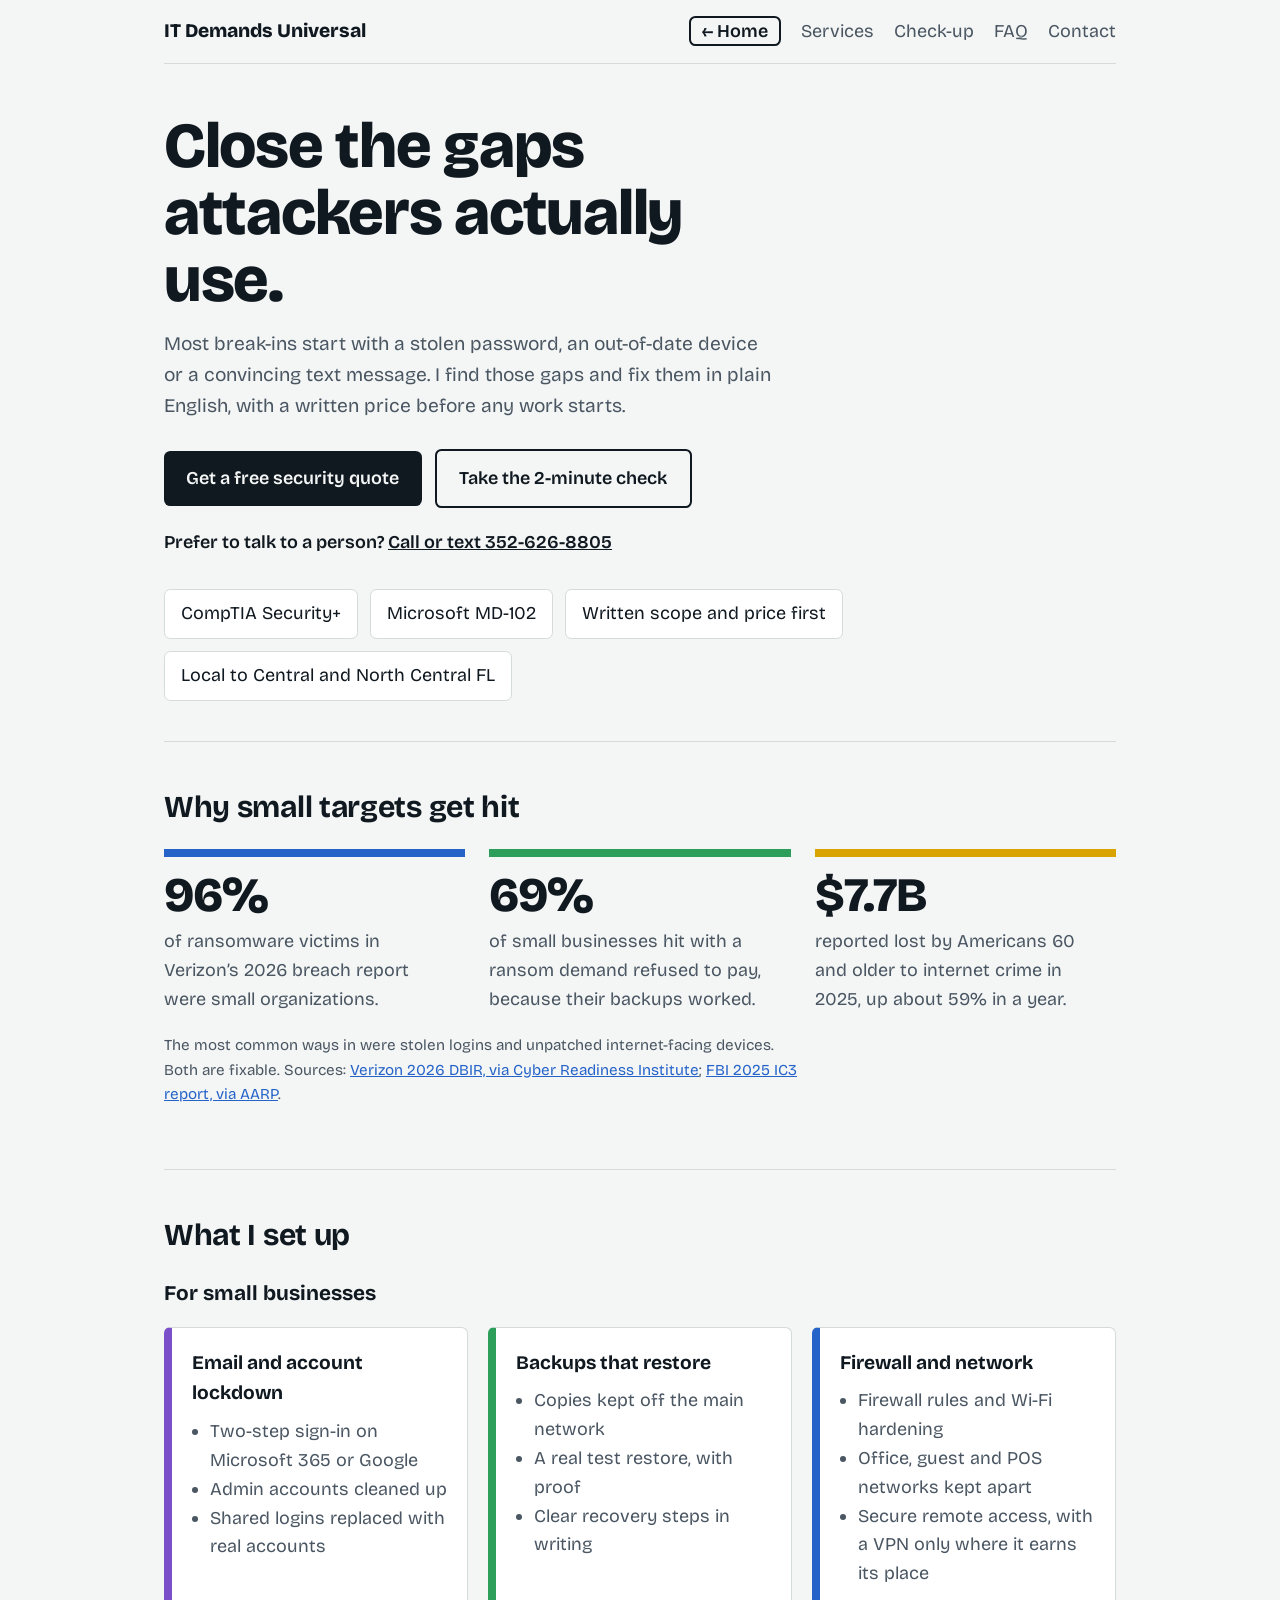
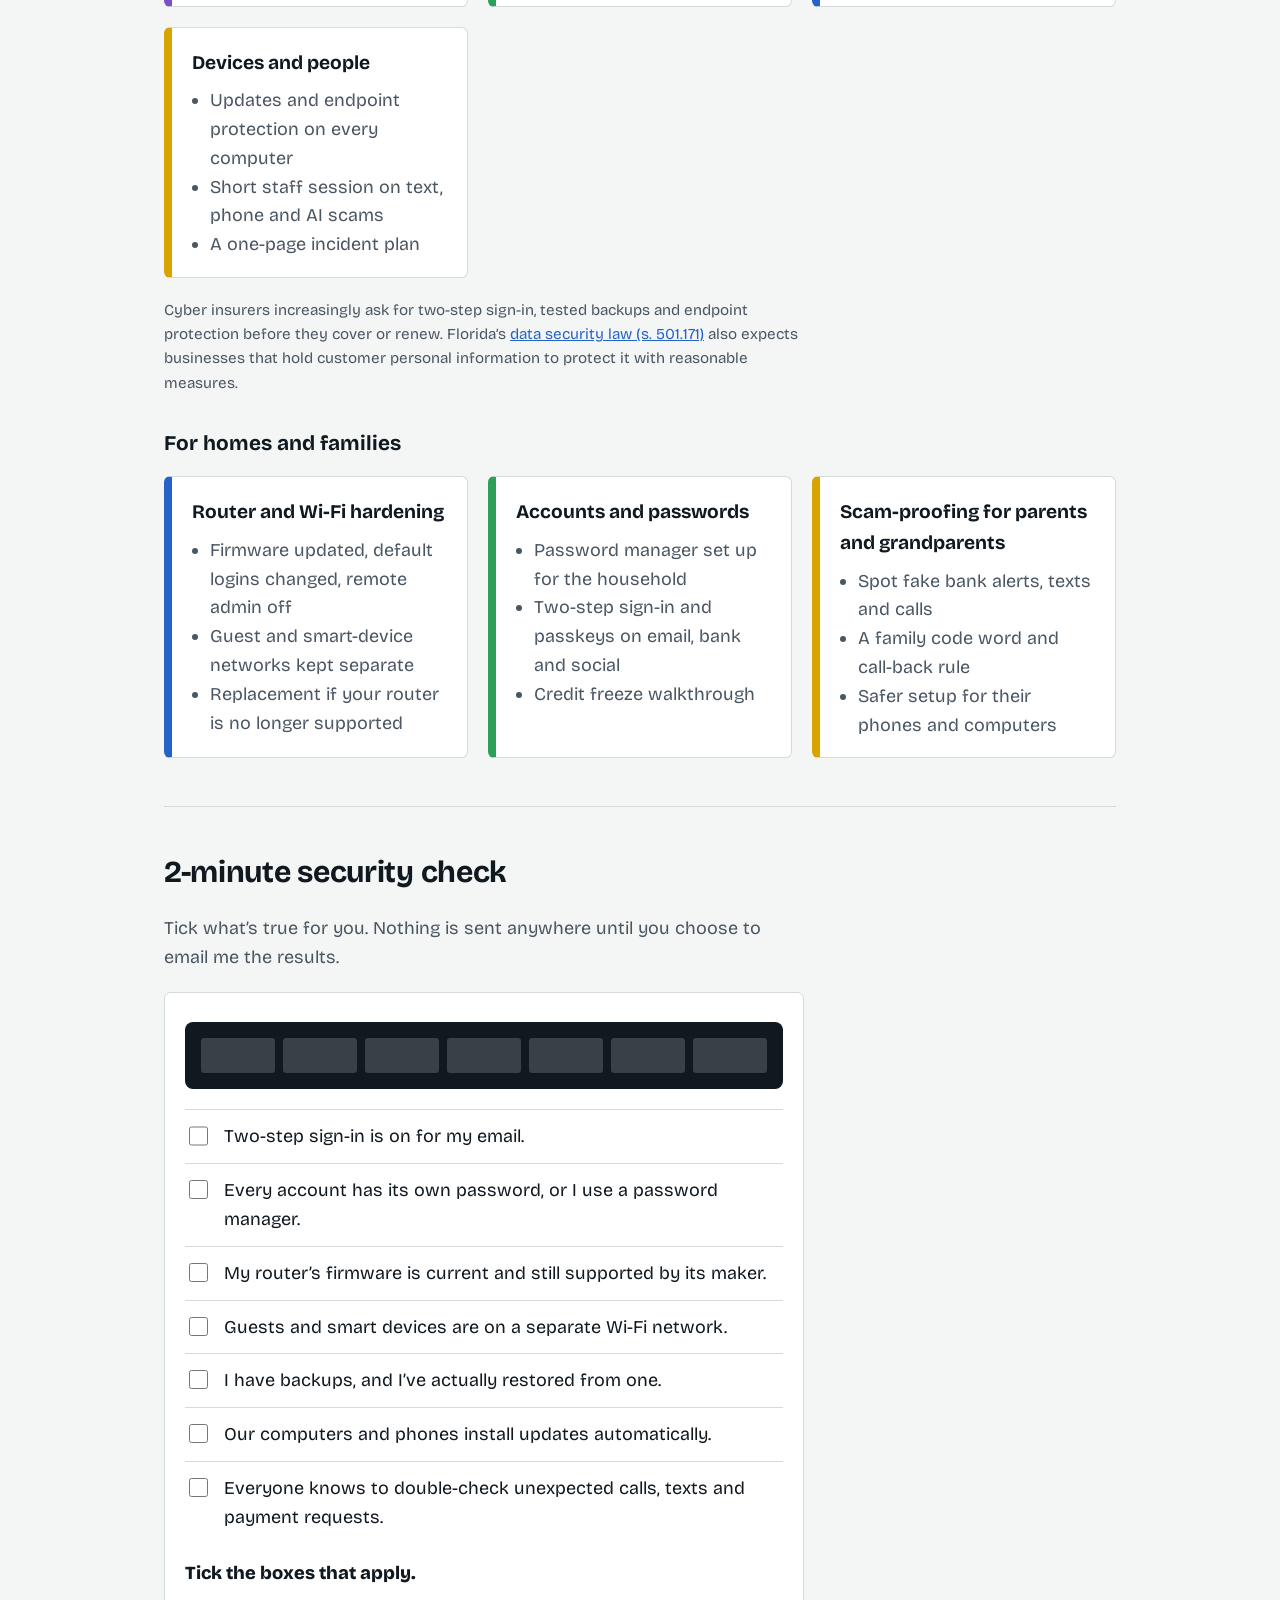
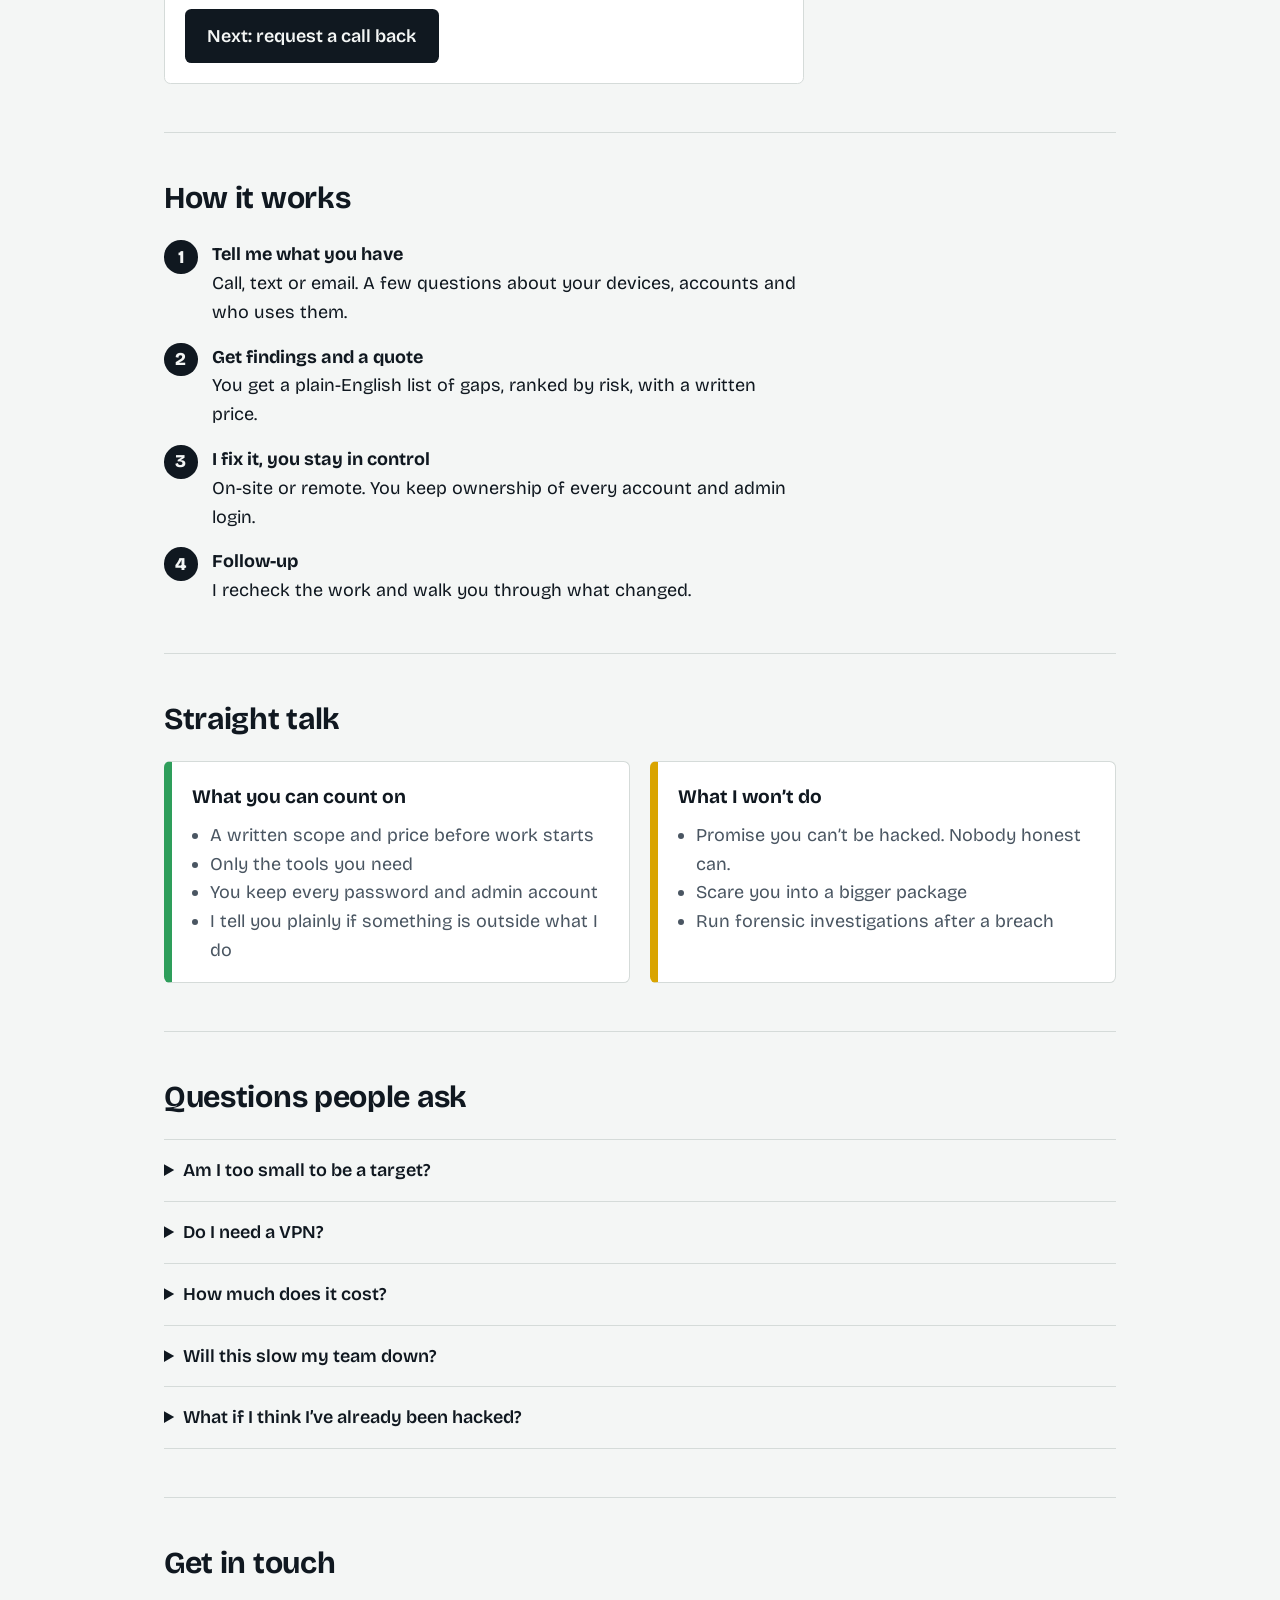
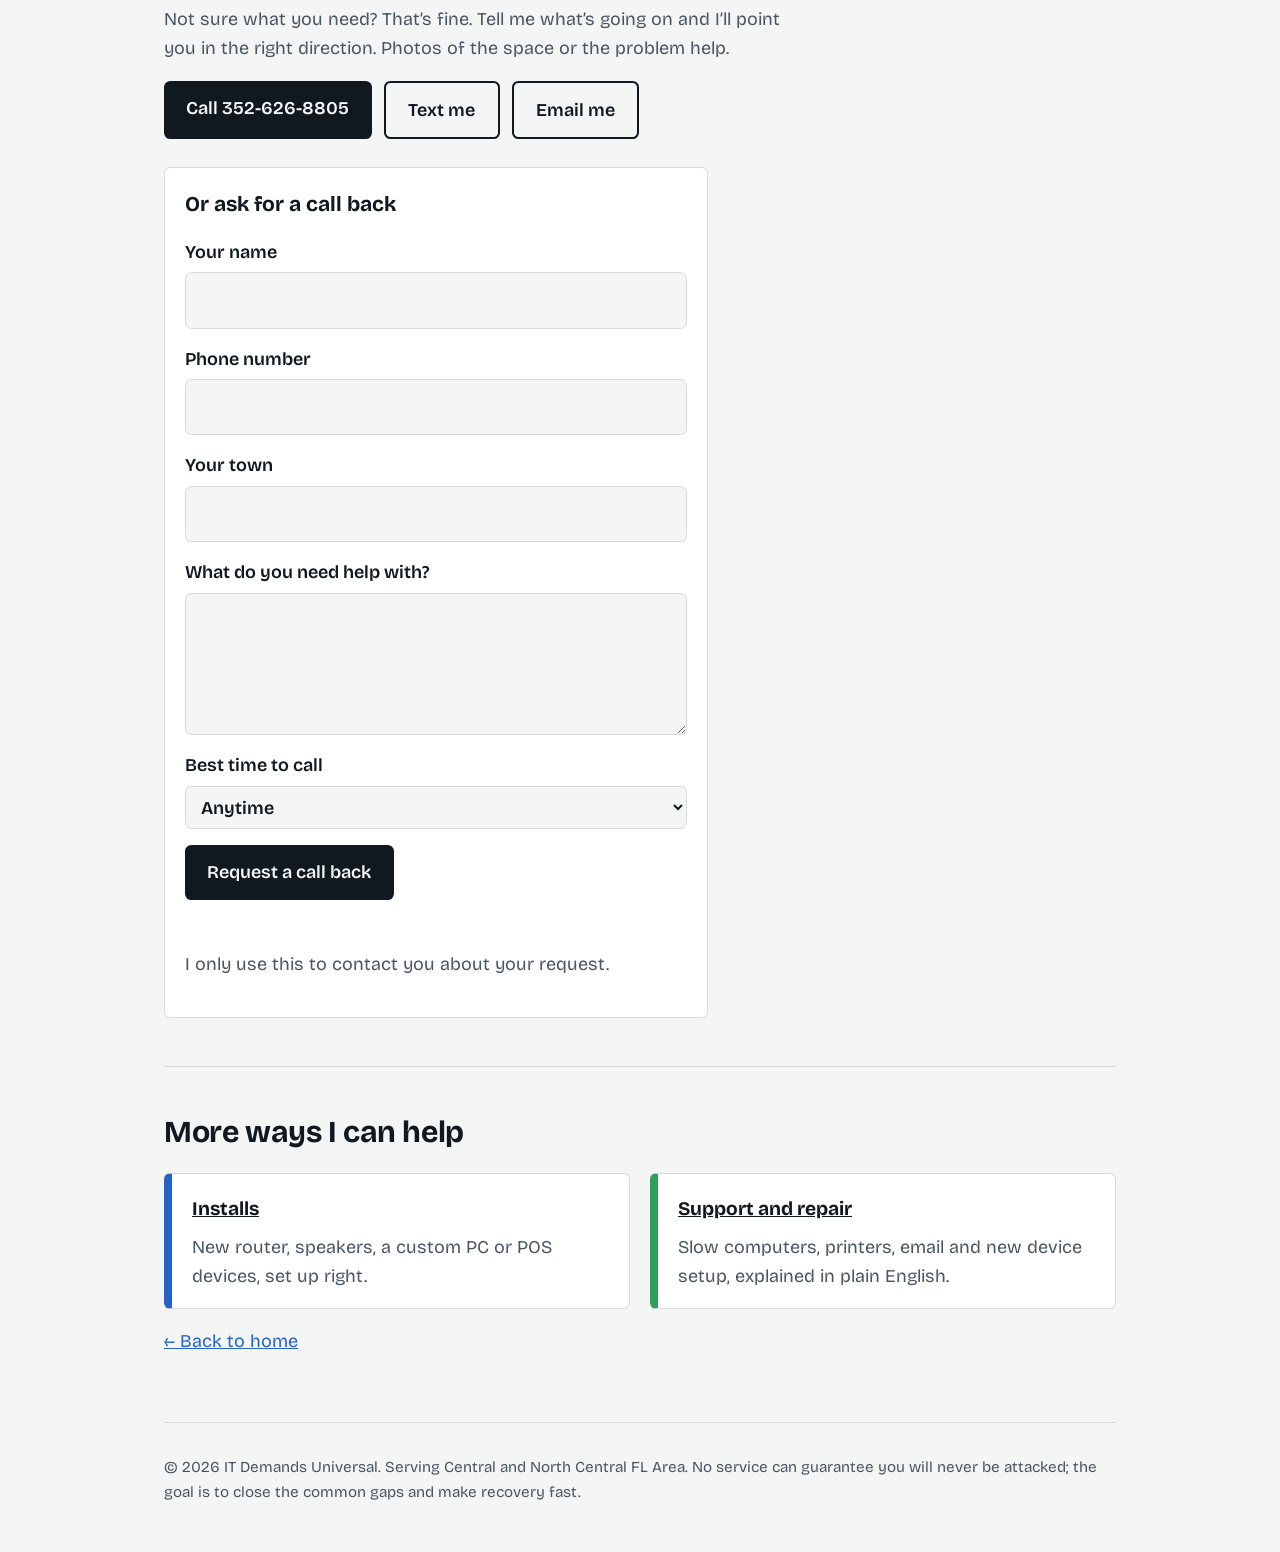
<file: security.html>
<!DOCTYPE html>
<html lang="en">
<head>
<meta charset="utf-8">
<meta name="viewport" content="width=device-width, initial-scale=1">
<title>Cybersecurity for Homes and Small Businesses | IT Demands Universal</title>
<meta name="description" content="Practical cybersecurity for homes and small businesses in Central and North Central FL: router and firewall hardening, two-step sign-in, backups that restore, and scam protection.">
<link rel="icon" type="image/png" sizes="32x32" href="images/favicon.png">
<link rel="apple-touch-icon" sizes="180x180" href="images/favicon.png">
<link rel="preconnect" href="https://fonts.googleapis.com">
<link rel="preconnect" href="https://fonts.gstatic.com" crossorigin>
<link href="https://fonts.googleapis.com/css2?family=Bricolage+Grotesque:opsz,wght@12..96,400;12..96,600;12..96,800&display=swap" rel="stylesheet">
<link rel="stylesheet" href="css/style.css">
<link rel="stylesheet" href="css/security.css">
</head>
<body>
<div class="wrap">
  <header>
    <a class="brand" href="index.html">IT Demands Universal</a>
    <nav><a class="back" href="index.html">← Home</a><a href="#services">Services</a><a href="#checkup">Check-up</a><a href="#faq">FAQ</a><a href="#contact">Contact</a></nav>
  </header>

  <main id="top">
    <div class="hero">
      <h1>Close the gaps attackers actually use.</h1>
      <p class="lead">Most break-ins start with a stolen password, an out-of-date device or a convincing text message. I find those gaps and fix them in plain English, with a written price before any work starts.</p>
      <a class="btn" href="#contact">Get a free security quote</a>
      <a class="btn alt" href="#checkup">Take the 2-minute check</a>
      <p class="phoneline">Prefer to talk to a person? <a href="tel:+13526268805">Call or text 352-626-8805</a></p>
      <ul class="creds">
        <li>CompTIA Security+</li>
        <li>Microsoft MD-102</li>
        <li>Written scope and price first</li>
        <li>Local to Central and North Central FL</li>
      </ul>
    </div>

    <section id="why">
      <h2>Why small targets get hit</h2>
      <div class="stats">
        <div class="stat" style="--c:var(--blue)"><b>96%</b><span>of ransomware victims in Verizon’s 2026 breach report were small organizations.</span></div>
        <div class="stat" style="--c:var(--green)"><b>69%</b><span>of small businesses hit with a ransom demand refused to pay, because their backups worked.</span></div>
        <div class="stat" style="--c:var(--yellow)"><b>$7.7B</b><span>reported lost by Americans 60 and older to internet crime in 2025, up about 59% in a year.</span></div>
      </div>
      <p class="note src">The most common ways in were stolen logins and unpatched internet-facing devices. Both are fixable. Sources: <a href="https://cyberreadinessinstitute.org/news-and-events/verizon-dbir-2026-small-businesses-face-escalating-cyber-threats/" target="_blank" rel="noopener">Verizon 2026 DBIR, via Cyber Readiness Institute</a>; <a href="https://www.aarp.org/money/scams-fraud/fbi-ftc-report-2025-losses.html" target="_blank" rel="noopener">FBI 2025 IC3 report, via AARP</a>.</p>
    </section>

    <section id="services">
      <h2>What I set up</h2>
      <h3 class="sub">For small businesses</h3>
      <div class="grid">
        <div class="card" style="--c:var(--purple)">
          <h3>Email and account lockdown</h3>
          <ul><li>Two-step sign-in on Microsoft 365 or Google</li><li>Admin accounts cleaned up</li><li>Shared logins replaced with real accounts</li></ul>
        </div>
        <div class="card" style="--c:var(--green)">
          <h3>Backups that restore</h3>
          <ul><li>Copies kept off the main network</li><li>A real test restore, with proof</li><li>Clear recovery steps in writing</li></ul>
        </div>
        <div class="card" style="--c:var(--blue)">
          <h3>Firewall and network</h3>
          <ul><li>Firewall rules and Wi-Fi hardening</li><li>Office, guest and POS networks kept apart</li><li>Secure remote access, with a VPN only where it earns its place</li></ul>
        </div>
        <div class="card" style="--c:var(--yellow)">
          <h3>Devices and people</h3>
          <ul><li>Updates and endpoint protection on every computer</li><li>Short staff session on text, phone and AI scams</li><li>A one-page incident plan</li></ul>
        </div>
      </div>
      <p class="note src">Cyber insurers increasingly ask for two-step sign-in, tested backups and endpoint protection before they cover or renew. Florida’s <a href="https://www.flsenate.gov/Laws/Statutes/2025/501.171" target="_blank" rel="noopener">data security law (s. 501.171)</a> also expects businesses that hold customer personal information to protect it with reasonable measures.</p>

      <h3 class="sub">For homes and families</h3>
      <div class="grid">
        <div class="card" style="--c:var(--blue)">
          <h3>Router and Wi-Fi hardening</h3>
          <ul><li>Firmware updated, default logins changed, remote admin off</li><li>Guest and smart-device networks kept separate</li><li>Replacement if your router is no longer supported</li></ul>
        </div>
        <div class="card" style="--c:var(--green)">
          <h3>Accounts and passwords</h3>
          <ul><li>Password manager set up for the household</li><li>Two-step sign-in and passkeys on email, bank and social</li><li>Credit freeze walkthrough</li></ul>
        </div>
        <div class="card" style="--c:var(--yellow)">
          <h3>Scam-proofing for parents and grandparents</h3>
          <ul><li>Spot fake bank alerts, texts and calls</li><li>A family code word and call-back rule</li><li>Safer setup for their phones and computers</li></ul>
        </div>
      </div>
    </section>

    <section id="checkup">
      <h2>2-minute security check</h2>
      <p class="note">Tick what’s true for you. Nothing is sent anywhere until you choose to email me the results.</p>
      <form id="check" class="check" onsubmit="return false">
        <div class="panel" aria-hidden="true">
          <div class="port" style="--c:var(--blue)"></div><div class="port" style="--c:var(--green)"></div><div class="port" style="--c:var(--yellow)"></div><div class="port" style="--c:var(--purple)"></div><div class="port" style="--c:var(--blue)"></div><div class="port" style="--c:var(--green)"></div><div class="port" style="--c:var(--yellow)"></div>
        </div>
        <label class="q"><input type="checkbox" data-gap="Turn on two-step sign-in for your email first. It resets every other account."><span>Two-step sign-in is on for my email.</span></label>
        <label class="q"><input type="checkbox" data-gap="Give every account its own password, ideally with a password manager."><span>Every account has its own password, or I use a password manager.</span></label>
        <label class="q"><input type="checkbox" data-gap="Check your router’s firmware and whether its maker still supports it."><span>My router’s firmware is current and still supported by its maker.</span></label>
        <label class="q"><input type="checkbox" data-gap="Move guests and smart-home or POS devices onto a separate network."><span>Guests and smart devices are on a separate Wi-Fi network.</span></label>
        <label class="q"><input type="checkbox" data-gap="Set up backups and do a real test restore."><span>I have backups, and I’ve actually restored from one.</span></label>
        <label class="q"><input type="checkbox" data-gap="Turn on automatic updates for every computer and phone."><span>Our computers and phones install updates automatically.</span></label>
        <label class="q"><input type="checkbox" data-gap="Agree on a rule: verify unexpected calls, texts and payment requests a second way."><span>Everyone knows to double-check unexpected calls, texts and payment requests.</span></label>
        <p id="result" aria-live="polite">Tick the boxes that apply.</p>
        <p id="gaps" class="note"></p>
        <a class="btn" id="send" href="#contact">Next: request a call back</a>
      </form>
    </section>

    <section id="process">
      <h2>How it works</h2>
      <ol class="steps">
        <li><strong>Tell me what you have</strong>Call, text or email. A few questions about your devices, accounts and who uses them.</li>
        <li><strong>Get findings and a quote</strong>You get a plain-English list of gaps, ranked by risk, with a written price.</li>
        <li><strong>I fix it, you stay in control</strong>On-site or remote. You keep ownership of every account and admin login.</li>
        <li><strong>Follow-up</strong>I recheck the work and walk you through what changed.</li>
      </ol>
    </section>

    <section id="straight">
      <h2>Straight talk</h2>
      <div class="two">
        <div class="card" style="--c:var(--green)">
          <h3>What you can count on</h3>
          <ul><li>A written scope and price before work starts</li><li>Only the tools you need</li><li>You keep every password and admin account</li><li>I tell you plainly if something is outside what I do</li></ul>
        </div>
        <div class="card" style="--c:var(--yellow)">
          <h3>What I won’t do</h3>
          <ul><li>Promise you can’t be hacked. Nobody honest can.</li><li>Scare you into a bigger package</li><li>Run forensic investigations after a breach</li></ul>
        </div>
      </div>
    </section>

    <section id="faq">
      <h2>Questions people ask</h2>
      <details><summary>Am I too small to be a target?</summary><p>No. Attackers mostly go where a door is unlocked. Verizon’s 2026 report points to stolen logins and unpatched internet-facing devices as the common way in, not company size.</p></details>
      <details><summary>Do I need a VPN?</summary><p>Usually not for everyday browsing at home. A VPN makes sense when staff reach office systems remotely or you often use public Wi-Fi. I’ll tell you honestly whether it’s worth it for you.</p></details>
      <details><summary>How much does it cost?</summary><p>It’s priced by scope. A home router and password cleanup is a small job; an office with email, backups and a firewall is bigger. You get the price in writing first.</p></details>
      <details><summary>Will this slow my team down?</summary><p>Barely. Two-step sign-in adds a few seconds. I pick the least annoying method, such as app prompts or passkeys, and test it with you before rolling it out.</p></details>
      <details><summary>What if I think I’ve already been hacked?</summary><p>Change passwords from a device you trust, call your bank if money is involved, and report it at ic3.gov. I can help secure and rebuild afterward. If customer data may be exposed, Florida sets notice deadlines, so bring in your attorney and insurer early.</p></details>
    </section>

    <section id="contact">
      <h2>Get in touch</h2>
      <p class="note">Not sure what you need? That’s fine. Tell me what’s going on and I’ll point you in the right direction. Photos of the space or the problem help.</p>
      <p class="reach"><a class="btn" href="tel:+13526268805">Call 352-626-8805</a><a class="btn alt" href="sms:+13526268805">Text me</a><a class="btn alt" href="mailto:itdemandsuniversal@gmail.com?subject=Security%20quote%20request">Email me</a></p>
      <form id="request" class="req" data-topic="Security">
        <h3>Or ask for a call back</h3>
        <label>Your name<input name="name" autocomplete="name" required></label>
        <label>Phone number<input name="phone" type="tel" autocomplete="tel" required></label>
        <label>Your town<input name="town" autocomplete="address-level2"></label>
        <label>What do you need help with?<textarea name="message" rows="4"></textarea></label>
        <label>Best time to call<select name="time"><option>Anytime</option><option>Morning</option><option>Afternoon</option><option>Evening</option></select></label>
        <input class="hp" type="text" name="_gotcha" tabindex="-1" autocomplete="off" aria-hidden="true">
        <button class="btn" type="submit">Request a call back</button>
        <p class="status" role="status" aria-live="polite"></p>
        <p class="note">I only use this to contact you about your request.</p>
      </form>
    </section>

    <section id="more">
      <h2>More ways I can help</h2>
      <div class="grid">
        <div class="card" style="--c:var(--blue)"><h3><a href="installs.html">Installs</a></h3><p>New router, speakers, a custom PC or POS devices, set up right.</p></div>
        <div class="card" style="--c:var(--green)"><h3><a href="support.html">Support and repair</a></h3><p>Slow computers, printers, email and new device setup, explained in plain English.</p></div>
      </div>
      <p class="note"><a href="index.html">← Back to home</a></p>
    </section>
  </main>

  <footer>© <span id="y"></span> IT Demands Universal. Serving Central and North Central FL Area. No service can guarantee you will never be attacked; the goal is to close the common gaps and make recovery fast.</footer>
</div>
<div class="callbar"><a href="tel:+13526268805">Call or text</a><a href="#contact">Request a call back</a></div>
<script src="js/main.js" defer></script>
<script src="js/contact.js" defer></script>
<script src="js/security.js" defer></script>
</body>
</html>
</file>
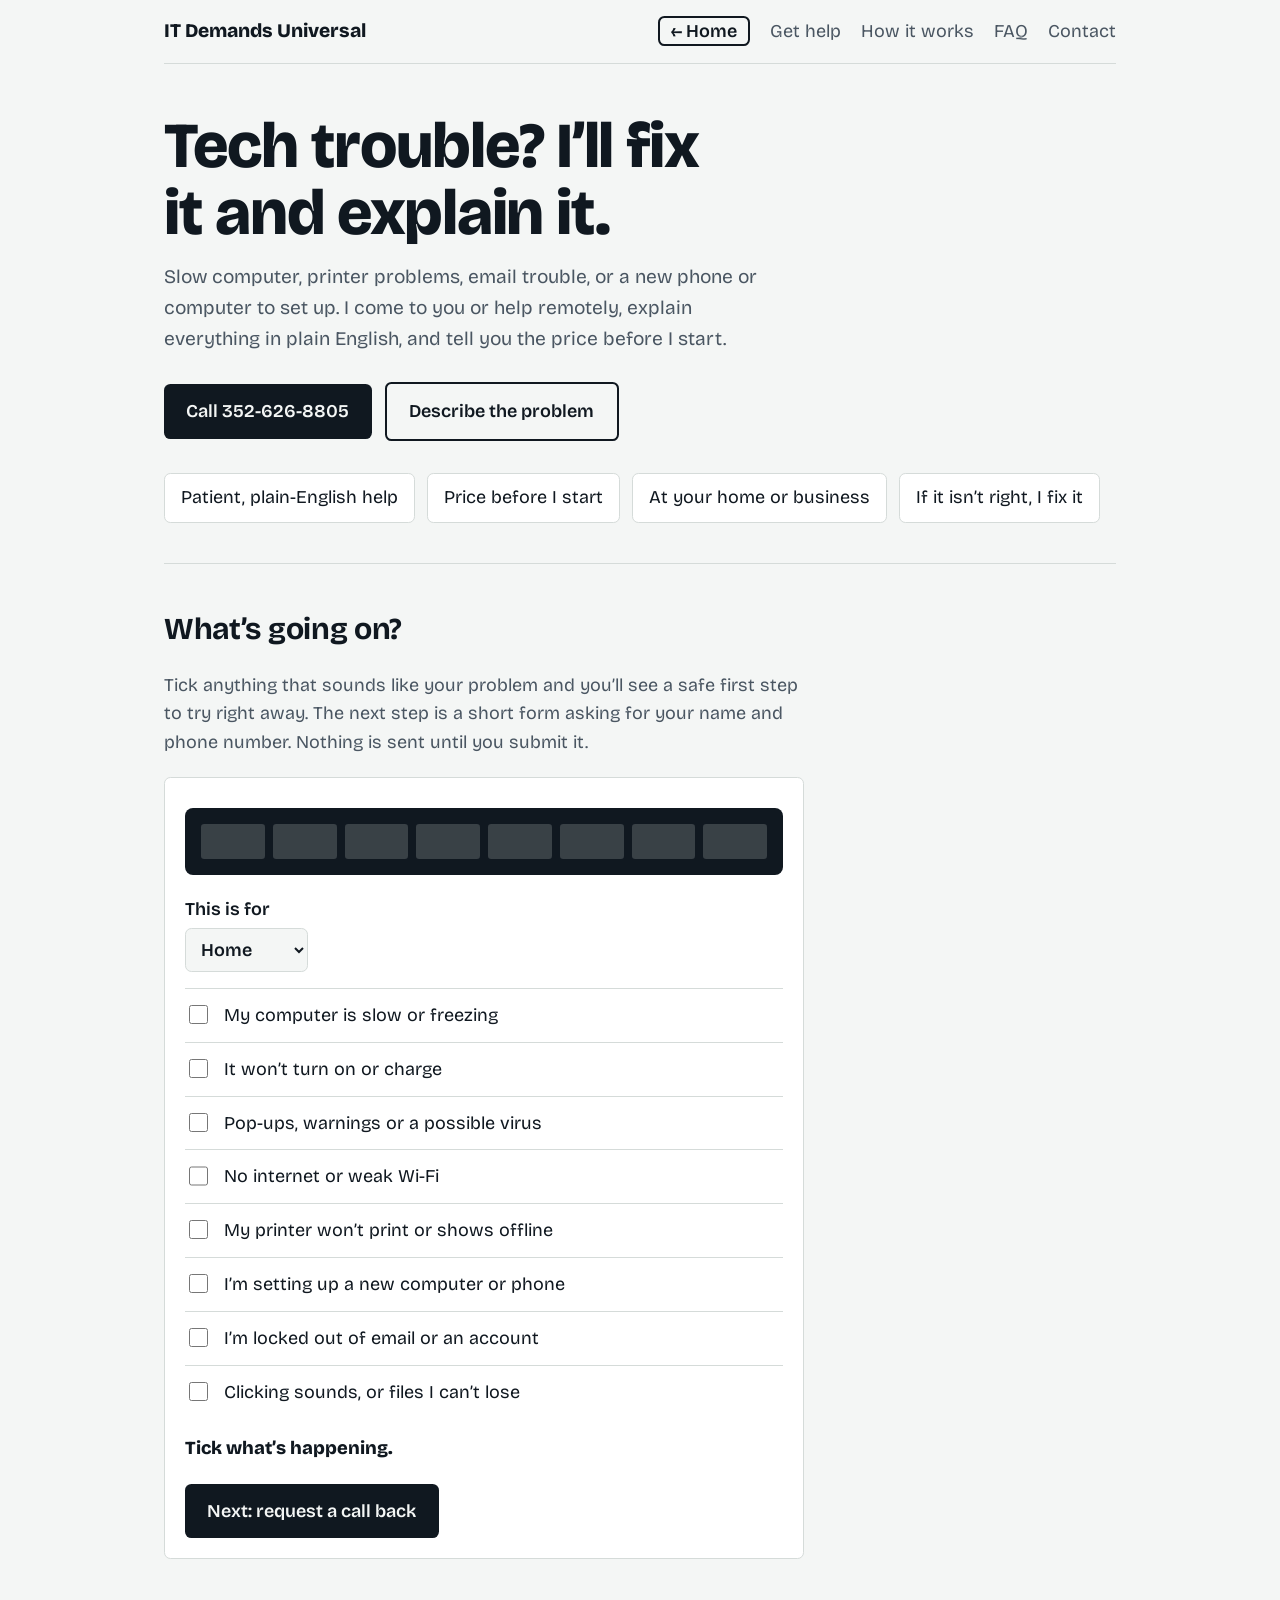
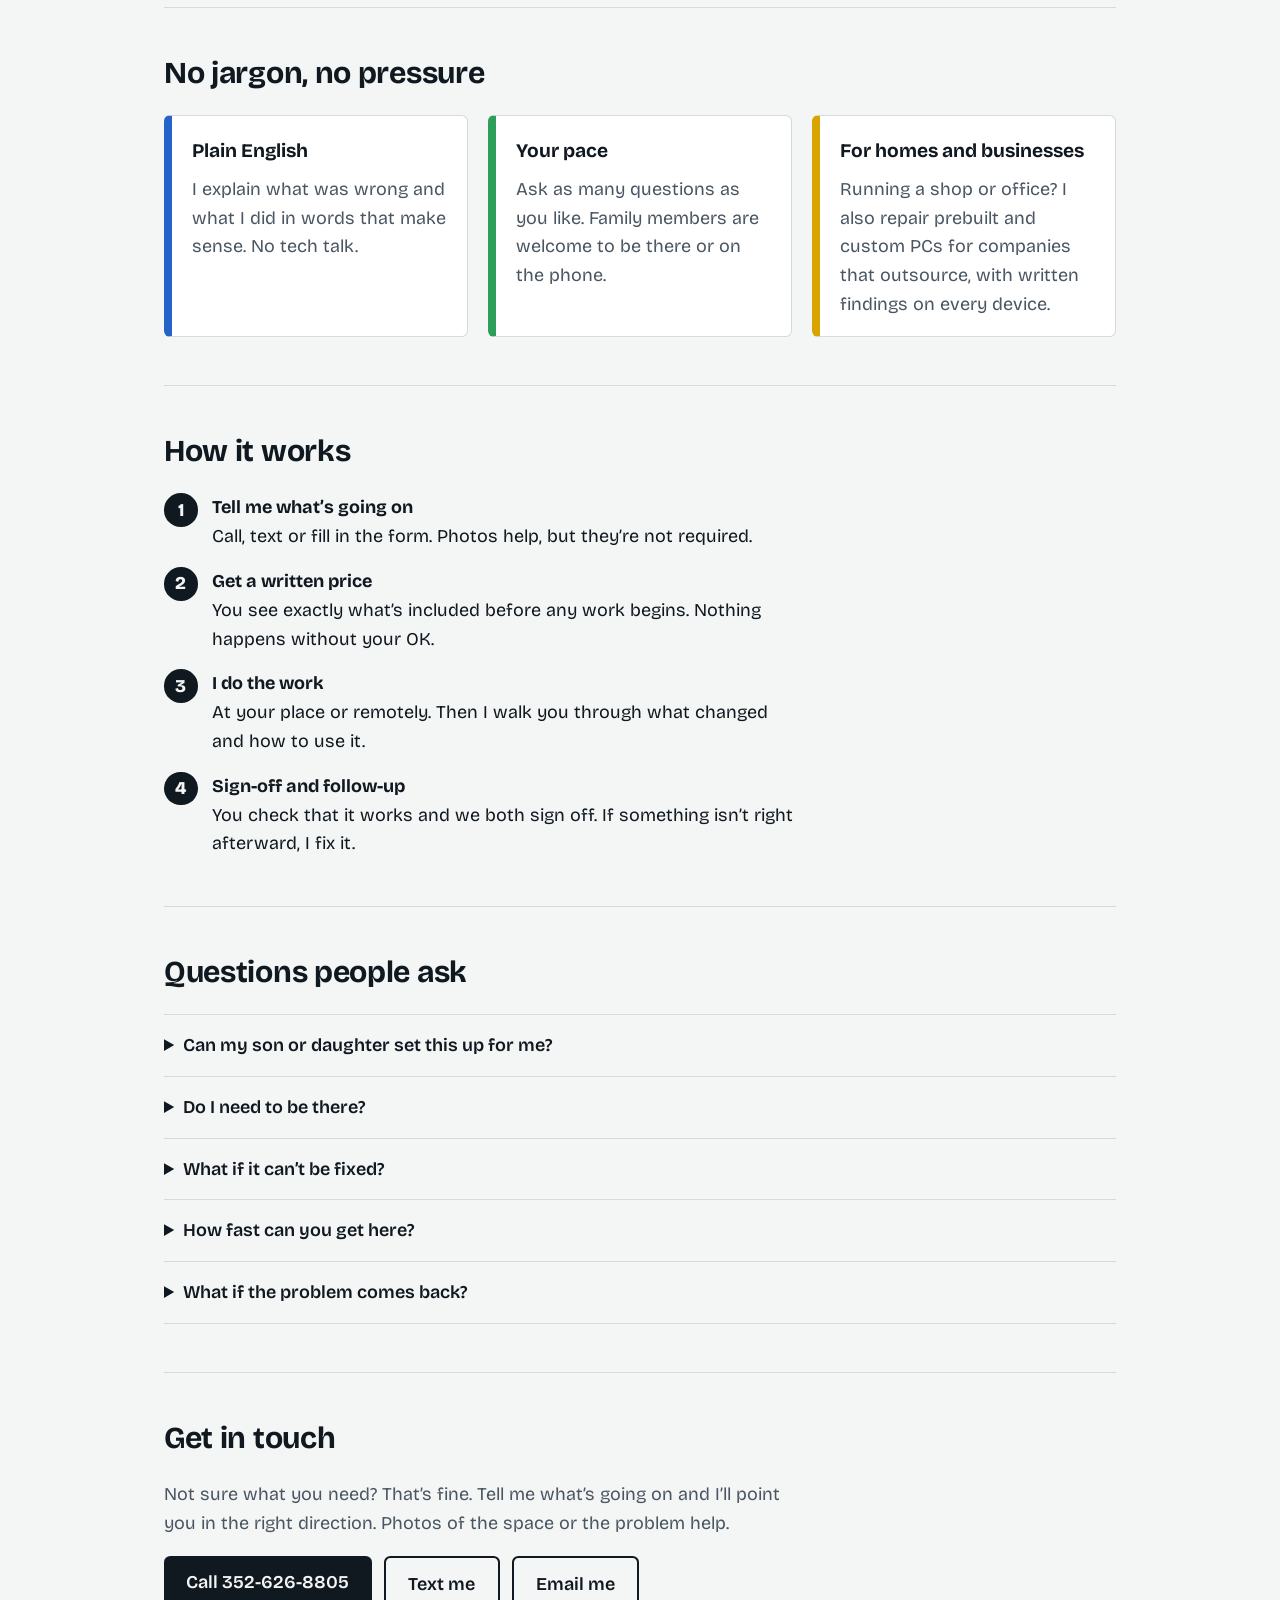
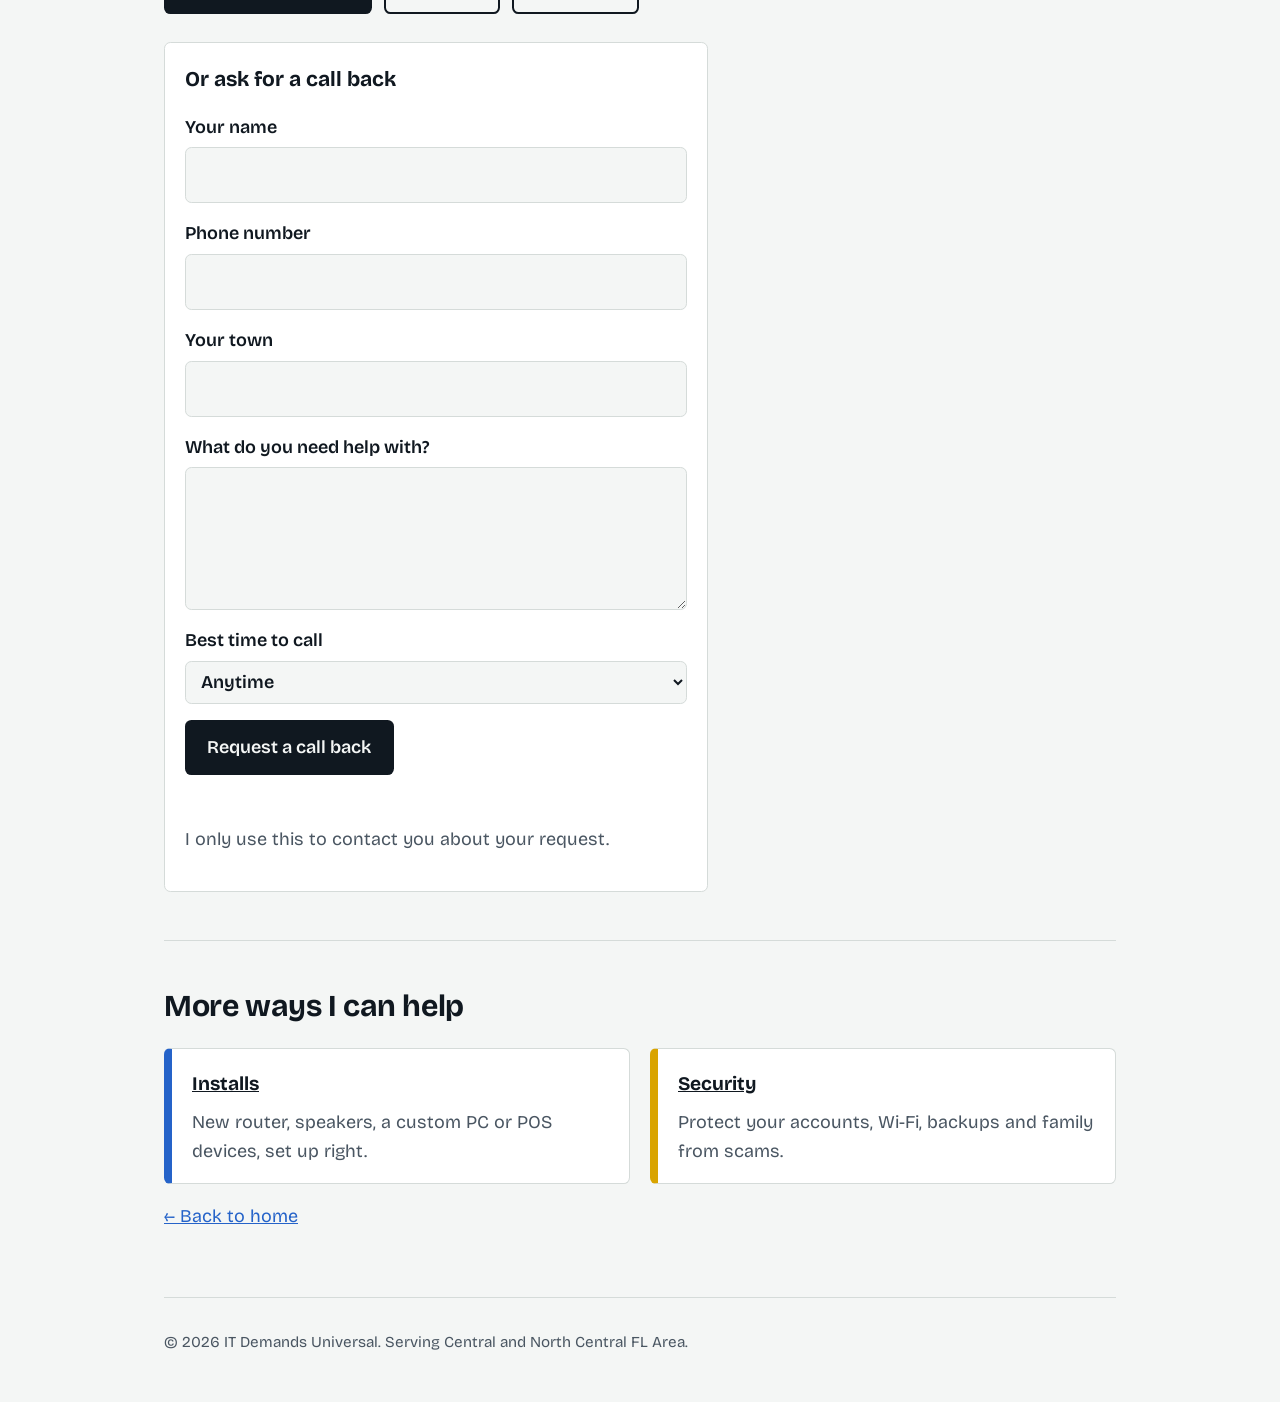
<file: support.html>
<!DOCTYPE html>
<html lang="en">
<head>
<meta charset="utf-8">
<meta name="viewport" content="width=device-width, initial-scale=1">
<title>Tech Help at Home and Work | IT Demands Universal</title>
<meta name="description" content="Patient, plain-English tech help at home and work in Central and North Central FL: slow computers, printers, email, new device setup and virus clean-up.">
<link rel="icon" type="image/png" sizes="32x32" href="images/favicon.png">
<link rel="apple-touch-icon" sizes="180x180" href="images/favicon.png">
<link rel="preconnect" href="https://fonts.googleapis.com">
<link rel="preconnect" href="https://fonts.gstatic.com" crossorigin>
<link href="https://fonts.googleapis.com/css2?family=Bricolage+Grotesque:opsz,wght@12..96,400;12..96,600;12..96,800&display=swap" rel="stylesheet">
<link rel="stylesheet" href="css/style.css">
</head>
<body>
<div class="wrap">
  <header>
    <a class="brand" href="index.html">IT Demands Universal</a>
    <nav><a class="back" href="index.html">← Home</a><a href="#help">Get help</a><a href="#process">How it works</a><a href="#faq">FAQ</a><a href="#contact">Contact</a></nav>
  </header>

  <main id="top">
    <div class="hero">
      <h1>Tech trouble? I’ll fix it and explain it.</h1>
      <p class="lead">Slow computer, printer problems, email trouble, or a new phone or computer to set up. I come to you or help remotely, explain everything in plain English, and tell you the price before I start.</p>
      <a class="btn" href="tel:+13526268805">Call 352-626-8805</a>
      <a class="btn alt" href="#help">Describe the problem</a>
      <ul class="creds"><li>Patient, plain-English help</li><li>Price before I start</li><li>At your home or business</li><li>If it isn’t right, I fix it</li></ul>
    </div>

    <section id="help">
      <h2>What’s going on?</h2>
      <p class="note">Tick anything that sounds like your problem and you’ll see a safe first step to try right away. The next step is a short form asking for your name and phone number. Nothing is sent until you submit it.</p>
      <form id="triage" class="check" onsubmit="return false">
        <div class="panel" style="--n:8" aria-hidden="true"><div class="port" style="--c:var(--blue)"></div><div class="port" style="--c:var(--green)"></div><div class="port" style="--c:var(--yellow)"></div><div class="port" style="--c:var(--purple)"></div><div class="port" style="--c:var(--blue)"></div><div class="port" style="--c:var(--green)"></div><div class="port" style="--c:var(--yellow)"></div><div class="port" style="--c:var(--purple)"></div></div>
        <div class="row"><label>This is for<select data-label="For"><option>Home</option><option>Business</option></select></label></div>
        <label class="q"><input type="checkbox" data-tip="Restart it and skip “speed-up” apps, which often make things worse."><span>My computer is slow or freezing</span></label>
        <label class="q"><input type="checkbox" data-tip="Try a different outlet and charger first. If there’s still no sign of life, stop and book a look."><span>It won’t turn on or charge</span></label>
        <label class="q"><input type="checkbox" data-tip="Disconnect from Wi-Fi, don’t call any number on screen, and stay out of your bank accounts until it’s cleaned."><span>Pop-ups, warnings or a possible virus</span></label>
        <label class="q"><input type="checkbox" data-tip="Unplug the modem and router for 30 seconds, then plug the modem back in first. If only one device is affected, the device is the likely cause."><span>No internet or weak Wi-Fi</span></label>
        <label class="q"><input type="checkbox" data-tip="Check the printer is on the same Wi-Fi as your computer, then restart both."><span>My printer won’t print or shows offline</span></label>
        <label class="q"><input type="checkbox" data-tip="Keep the old device until everything has been confirmed on the new one."><span>I’m setting up a new computer or phone</span></label>
        <label class="q"><input type="checkbox" data-tip="Use the provider’s official recovery page only, and ignore anyone offering to get you back in for a fee."><span>I’m locked out of email or an account</span></label>
        <label class="q"><input type="checkbox" data-tip="Power it off. Running a failing drive can make data loss worse."><span>Clicking sounds, or files I can’t lose</span></label>
        <p class="res" aria-live="polite">Tick what’s happening.</p>
        <p class="tips note"></p>
        <a class="btn send" href="#contact">Next: request a call back</a>
      </form>
    </section>

    <section id="approach">
      <h2>No jargon, no pressure</h2>
      <div class="grid">
        <div class="card" style="--c:var(--blue)"><h3>Plain English</h3><p>I explain what was wrong and what I did in words that make sense. No tech talk.</p></div>
        <div class="card" style="--c:var(--green)"><h3>Your pace</h3><p>Ask as many questions as you like. Family members are welcome to be there or on the phone.</p></div>
        <div class="card" style="--c:var(--yellow)"><h3>For homes and businesses</h3><p>Running a shop or office? I also repair prebuilt and custom PCs for companies that outsource, with written findings on every device.</p></div>
      </div>
    </section>

    <section id="process">
      <h2>How it works</h2>
      <ol class="steps">
        <li><strong>Tell me what’s going on</strong>Call, text or fill in the form. Photos help, but they’re not required.</li>
        <li><strong>Get a written price</strong>You see exactly what’s included before any work begins. Nothing happens without your OK.</li>
        <li><strong>I do the work</strong>At your place or remotely. Then I walk you through what changed and how to use it.</li>
        <li><strong>Sign-off and follow-up</strong>You check that it works and we both sign off. If something isn’t right afterward, I fix it.</li>
      </ol>
    </section>

    <section id="faq">
      <h2>Questions people ask</h2>
      <details><summary>Can my son or daughter set this up for me?</summary><p>Yes. Family can request the visit and join the call, and I’ll still explain everything to you.</p></details>
      <details><summary>Do I need to be there?</summary><p>For repairs at your home, yes, so I can show you what changed. For some software problems I can help remotely.</p></details>
      <details><summary>What if it can’t be fixed?</summary><p>I’ll tell you plainly and explain your options, including replacing it. Nothing happens without your OK on the written price.</p></details>
      <details><summary>How fast can you get here?</summary><p>I reply personally and get to you as quickly as I can. Tell me if it’s urgent.</p></details>
      <details><summary>What if the problem comes back?</summary><p>Tell me and I fix it.</p></details>
    </section>

    <section id="contact">
      <h2>Get in touch</h2>
      <p class="note">Not sure what you need? That’s fine. Tell me what’s going on and I’ll point you in the right direction. Photos of the space or the problem help.</p>
      <p class="reach"><a class="btn" href="tel:+13526268805">Call 352-626-8805</a><a class="btn alt" href="sms:+13526268805">Text me</a><a class="btn alt" href="mailto:itdemandsuniversal@gmail.com?subject=Repair%20request">Email me</a></p>
      <form id="request" class="req" data-topic="Support">
        <h3>Or ask for a call back</h3>
        <label>Your name<input name="name" autocomplete="name" required></label>
        <label>Phone number<input name="phone" type="tel" autocomplete="tel" required></label>
        <label>Your town<input name="town" autocomplete="address-level2"></label>
        <label>What do you need help with?<textarea name="message" rows="4"></textarea></label>
        <label>Best time to call<select name="time"><option>Anytime</option><option>Morning</option><option>Afternoon</option><option>Evening</option></select></label>
        <input class="hp" type="text" name="_gotcha" tabindex="-1" autocomplete="off" aria-hidden="true">
        <button class="btn" type="submit">Request a call back</button>
        <p class="status" role="status" aria-live="polite"></p>
        <p class="note">I only use this to contact you about your request.</p>
      </form>
    </section>

    <section id="more">
      <h2>More ways I can help</h2>
      <div class="grid">
        <div class="card" style="--c:var(--blue)"><h3><a href="installs.html">Installs</a></h3><p>New router, speakers, a custom PC or POS devices, set up right.</p></div>
        <div class="card" style="--c:var(--yellow)"><h3><a href="security.html">Security</a></h3><p>Protect your accounts, Wi-Fi, backups and family from scams.</p></div>
      </div>
      <p class="note"><a href="index.html">← Back to home</a></p>
    </section>
  </main>

  <footer>© <span id="y"></span> IT Demands Universal. Serving Central and North Central FL Area.</footer>
</div>
<div class="callbar"><a href="tel:+13526268805">Call or text</a><a href="#contact">Request a call back</a></div>
<script src="js/main.js" defer></script>
<script src="js/contact.js" defer></script>
<script src="js/tools.js" defer></script>
</body>
</html>
</file>
<file: css/style.css>
:root{
  --ink:#101820; --muted:#4a5662; --paper:#f4f6f5; --card:#ffffff; --line:#d5dbd9;
  --blue:#2563c9; --green:#2e9e5b; --yellow:#d9a400; --purple:#7a4fc9;
  --font:"Bricolage Grotesque","Segoe UI",system-ui,-apple-system,sans-serif;
}
@media (prefers-color-scheme:dark){
  :root:not([data-theme="light"]){--ink:#eef2f1; --muted:#a6b1ac; --paper:#10161b; --card:#182028; --line:#2b3640;
  --blue:#6c9bf0; --green:#59c486; --yellow:#f0c640; --purple:#a98af0;}
}
*{box-sizing:border-box}
html{scroll-behavior:smooth;scroll-padding-top:5rem}
body{margin:0;background:var(--paper);color:var(--ink);font:400 1.125rem/1.6 var(--font)}
a{color:inherit}
:focus-visible{outline:3px solid var(--blue);outline-offset:3px}
.wrap{max-width:62rem;margin:0 auto;padding:0 1.25rem}
header{display:flex;justify-content:space-between;align-items:center;gap:.5rem 1.25rem;padding:1rem 0;position:sticky;top:0;z-index:10;background:var(--paper);border-bottom:1px solid var(--line)}
.brand{font-weight:800;font-size:1.2rem;text-decoration:none}
nav a{margin-left:1.25rem;text-decoration:none;color:var(--muted)}
nav a:hover{color:var(--ink)}
.hero{padding:3rem 0 2.5rem}
h1{font-weight:800;font-size:clamp(2.2rem,6vw,4rem);line-height:1.05;letter-spacing:-.02em;margin:0 0 1rem;max-width:14ch}
.lead{font-size:1.2rem;color:var(--muted);max-width:38rem;margin:0 0 1.75rem}
.btn{display:inline-block;background:var(--ink);color:var(--paper);padding:.8rem 1.4rem;border-radius:.4rem;font-weight:600;text-decoration:none}
.btn.alt{background:transparent;color:var(--ink);border:2px solid var(--ink);margin-left:.5rem}
.panel{display:grid;grid-template-columns:repeat(8,1fr);gap:.5rem;margin-top:2.75rem;padding:1rem;background:var(--ink);border-radius:.5rem}
.port{height:2.2rem;border-radius:.2rem;background:var(--paper);opacity:.18;position:relative}
.port.on{opacity:1}
.port.on::after{content:"";position:absolute;left:25%;right:25%;top:-.55rem;height:1.4rem;border-radius:.2rem .2rem 0 0;background:var(--c)}
section{padding:3rem 0;border-top:1px solid var(--line)}
h2{font-size:1.9rem;line-height:1.15;margin:0 0 1.5rem;letter-spacing:-.01em}
.grid{display:grid;grid-template-columns:repeat(auto-fit,minmax(15rem,1fr));gap:1.25rem}
.card{background:var(--card);border:1px solid var(--line);border-left:8px solid var(--c);border-radius:.4rem;padding:1.25rem 1.25rem 1.1rem}
.card h3{margin:0 0 .5rem;font-size:1.2rem}
.card ul{margin:0;padding-left:1.1rem;color:var(--muted)}
.steps{counter-reset:s;list-style:none;margin:0;padding:0;display:grid;gap:1rem;max-width:40rem}
.steps li{counter-increment:s;padding-left:3rem;position:relative}
.steps li::before{content:counter(s);position:absolute;left:0;top:0;width:2.1rem;height:2.1rem;border-radius:50%;background:var(--ink);color:var(--paper);display:grid;place-items:center;font-weight:800}
.steps strong{display:block}
.creds{display:flex;flex-wrap:wrap;gap:.75rem;padding:0;margin:0;list-style:none}
.creds li{border:1px solid var(--line);background:var(--card);padding:.6rem 1rem;border-radius:.4rem}
.note{color:var(--muted);max-width:40rem}
footer{padding:2rem 0 3rem;color:var(--muted);font-size:.95rem;border-top:1px solid var(--line)}
.card .more{margin:.9rem 0 0;font-weight:600}
nav a.back{color:var(--ink);font-weight:600;border:2px solid var(--ink);border-radius:.4rem;padding:.15rem .7rem}
.callbar{display:none}
@media (max-width:34rem){
  header{position:static;flex-direction:column;align-items:flex-start}
  html{scroll-padding-top:1rem}
  nav{display:flex;flex-wrap:wrap;gap:.3rem 1rem}
  nav a{margin-left:0}
  .btn.alt{margin:.6rem 0 0}
  body{padding-bottom:4.75rem}
  .callbar{display:flex;gap:.5rem;position:fixed;left:0;right:0;bottom:0;z-index:10;padding:.6rem .75rem;background:var(--paper);border-top:1px solid var(--line)}
  .callbar a{flex:1;text-align:center;padding:.75rem .5rem;border-radius:.4rem;font-weight:600;text-decoration:none;background:var(--ink);color:var(--paper)}
  .callbar a+a{background:transparent;color:var(--ink);border:2px solid var(--ink)}
}

/* Shared pieces for the in-depth service pages */
.hero .creds{margin-top:2rem}
h3.sub{font-size:1.3rem;margin:2rem 0 1rem}
h3.sub:first-of-type{margin-top:0}
.note a{color:var(--blue)}
.src{font-size:.95rem;margin-top:1.25rem}

/* lead tools (checklist, quote builder, triage) */
.check{background:var(--card);border:1px solid var(--line);border-radius:.4rem;padding:1.25rem;max-width:40rem;margin-top:1.25rem}
.check .panel{grid-template-columns:repeat(var(--n,7),1fr);margin:.6rem 0 1.25rem}
.row{display:flex;flex-wrap:wrap;gap:.75rem 1.25rem;margin:0 0 1rem}
.row label{display:grid;gap:.3rem;font-weight:600}
select{font:inherit;color:var(--ink);background:var(--paper);border:1px solid var(--line);border-radius:.4rem;padding:.55rem .7rem;max-width:100%}
.q{display:flex;gap:.8rem;align-items:flex-start;padding:.75rem 0;border-top:1px solid var(--line);cursor:pointer}
.q input{flex:none;width:1.2rem;height:1.2rem;margin-top:.25rem;accent-color:var(--blue)}
#result,.res{font-weight:800;font-size:1.15rem;margin:1rem 0 .25rem}
#gaps,.tips{margin:0 0 1.25rem}

.two{display:grid;grid-template-columns:repeat(auto-fit,minmax(18rem,1fr));gap:1.25rem}

details{border-top:1px solid var(--line);padding:1rem 0}
details:last-of-type{border-bottom:1px solid var(--line)}
summary{font-weight:600;cursor:pointer}
details p{color:var(--muted);max-width:40rem;margin:.6rem 0 0}

@media (prefers-reduced-motion:no-preference){
  .port{transition:opacity .2s}
}

/* Call-back form, contact buttons and small helpers used on every page */
.phoneline{margin:1.25rem 0 0;font-weight:600}
.card p{margin:0;color:var(--muted)}
.reach{display:flex;flex-wrap:wrap;gap:.75rem;margin:0 0 1.75rem}
.reach .btn.alt{margin:0}
.req{display:grid;gap:1rem;max-width:34rem;background:var(--card);border:1px solid var(--line);border-radius:.4rem;padding:1.25rem}
.req h3{margin:0}
.req label{display:grid;gap:.35rem;font-weight:600}
.req input,.req textarea{font:inherit;color:var(--ink);background:var(--paper);border:1px solid var(--line);border-radius:.4rem;padding:.8rem}
.req button{font:inherit;font-weight:600;border:0;cursor:pointer;justify-self:start}
.req .status{margin:0;font-weight:600}
.hp{position:absolute;left:-9999px}
</file>
<file: css/security.css>
/* security.css: styles used only by the security page */

.stats{display:grid;grid-template-columns:repeat(auto-fit,minmax(14rem,1fr));gap:1.5rem}
.stat{border-top:8px solid var(--c);padding-top:.9rem}
.stat b{display:block;font-size:clamp(2.2rem,5vw,3rem);line-height:1;font-weight:800;letter-spacing:-.02em;margin-bottom:.5rem}
.stat span{color:var(--muted);display:block;max-width:18rem}
</file>
